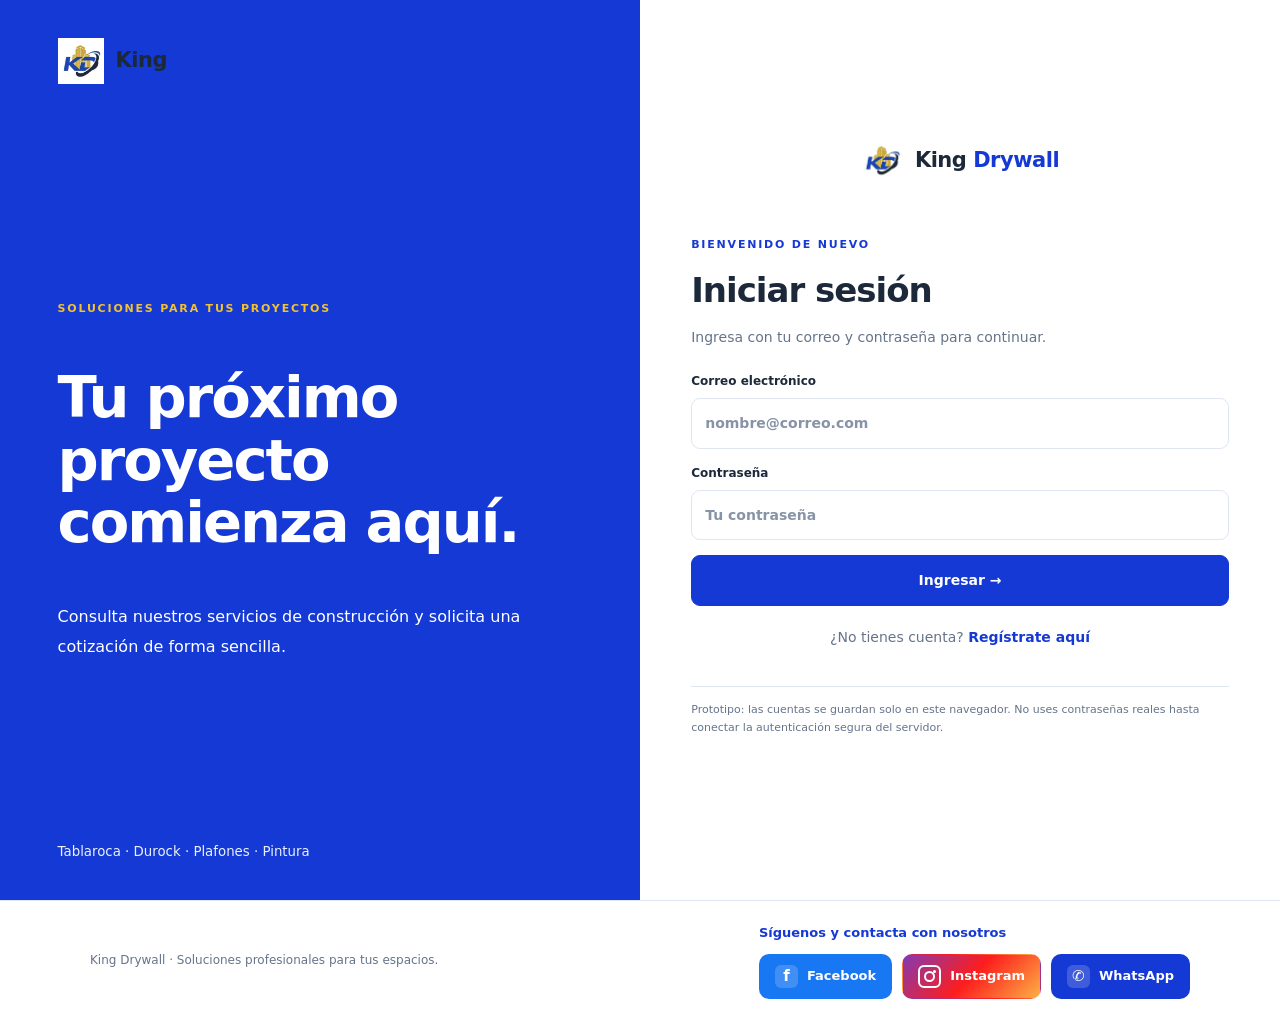
<file: index.html>
<!doctype html>
<html lang="es">
<head>
    <meta charset="utf-8">
    <meta name="viewport" content="width=device-width, initial-scale=1">

    <meta name="theme-color" content="#1539D4">

    <title>King Drywall | Iniciar sesión</title>

    <link rel="manifest" href="manifest.webmanifest">
    <link rel="stylesheet" href="styles.css">

    <style>
        /* ========================================
           MARCA Y LOGOTIPO
        ======================================== */

        .brand {
            display: flex;
            align-items: center;
            gap: 12px;
        }

        .brand-logo {
            display: block;
            width: 46px;
            height: 46px;
            object-fit: contain;
            flex-shrink: 0;
        }

        .brand-name {
            color: #1C293B;
            font-size: 21px;
            font-weight: 600;
            letter-spacing: -0.5px;
        }

        .brand-name strong {
            color: #1539D4;
            font-weight: 800;
        }

        /* Logo del panel azul */
        .auth > aside > .brand {
            margin-bottom: 48px;
        }

        /* Logo del formulario blanco */
        .authbox > .brand.mobile {
            display: flex;
            align-items: center;
            justify-content: center;
            gap: 12px;
            margin-bottom: 48px;
        }

        .authbox > .brand.mobile .brand-logo {
            width: 42px;
            height: 42px;
        }

        /* Oculta el logo del panel azul en pantallas pequeñas.
           El logo del formulario blanco permanece visible. */
        @media (max-width: 768px) {
            .auth > aside > .brand {
                display: none;
            }

            .authbox > .brand.mobile {
                display: flex;
            }
        }
    </style>
</head>

<body>
    <div id="auth" class="auth">

        <!-- ========================================
             PANEL IZQUIERDO AZUL
        ======================================== -->

        <aside>
            <div class="brand">
                <img
                    src="assets/logo.jpeg"
                    alt="Logo de King Drywall"
                    class="brand-logo"
                >

                <span class="brand-name">
                    King <strong>Drywall</strong>
                </span>
            </div>

            <div class="pitch">
                <small>SOLUCIONES PARA TUS PROYECTOS</small>

                <h1>Tu próximo proyecto comienza aquí.</h1>

                <p>
                    Consulta nuestros servicios de construcción
                    y solicita una cotización de forma sencilla.
                </p>
            </div>

            <small>
                Tablaroca · Durock · Plafones · Pintura
            </small>
        </aside>


        <!-- ========================================
             PANEL DERECHO: AUTENTICACIÓN
        ======================================== -->

        <section class="authbox">

            <!-- Logo del formulario -->
            <div class="brand mobile">
                <img
                    src="assets/logo.jpeg"
                    alt="Logo de King Drywall"
                    class="brand-logo"
                >

                <span class="brand-name">
                    King <strong>Drywall</strong>
                </span>
            </div>


            <!-- ========================================
                 INICIAR SESIÓN
            ======================================== -->

            <div id="login">
                <small>BIENVENIDO DE NUEVO</small>

                <h2>Iniciar sesión</h2>

                <p>
                    Ingresa con tu correo y contraseña
                    para continuar.
                </p>

                <form id="loginForm">
                    <label>
                        Correo electrónico

                        <input
                            name="email"
                            type="email"
                            required
                            autocomplete="email"
                            placeholder="nombre@correo.com"
                        >
                    </label>

                    <label>
                        Contraseña

                        <input
                            name="pass"
                            type="password"
                            required
                            minlength="8"
                            autocomplete="current-password"
                            placeholder="Tu contraseña"
                        >
                    </label>

                    <button type="submit">
                        Ingresar →
                    </button>

                    <div
                        class="msg"
                        id="loginMsg"
                        role="status"
                        aria-live="polite"
                    ></div>
                </form>

                <p class="switch">
                    ¿No tienes cuenta?
                    <a href="#" id="toRegister">
                        Regístrate aquí
                    </a>
                </p>
            </div>


            <!-- ========================================
                 REGISTRO
            ======================================== -->

            <div id="register" hidden>
                <small>CREA TU CUENTA</small>

                <h2>Regístrate</h2>

                <p>
                    Crea una cuenta para gestionar
                    tus solicitudes.
                </p>

                <form id="registerForm">
                    <label>
                        Nombre completo

                        <input
                            name="name"
                            required
                            minlength="2"
                            maxlength="100"
                            autocomplete="name"
                            placeholder="Tu nombre"
                        >
                    </label>

                    <label>
                        Correo electrónico

                        <input
                            name="email"
                            type="email"
                            required
                            maxlength="150"
                            autocomplete="email"
                            placeholder="nombre@correo.com"
                        >
                    </label>

                    <label>
                        Teléfono (opcional)

                        <input
                            name="phone"
                            type="tel"
                            maxlength="25"
                            autocomplete="tel"
                            placeholder="Tu teléfono"
                        >
                    </label>

                    <label>
                        Contraseña

                        <input
                            name="pass"
                            type="password"
                            required
                            minlength="8"
                            autocomplete="new-password"
                            placeholder="Mínimo 8 caracteres"
                        >
                    </label>

                    <label>
                        Confirmar contraseña

                        <input
                            name="confirm"
                            type="password"
                            required
                            minlength="8"
                            autocomplete="new-password"
                            placeholder="Repite la contraseña"
                        >
                    </label>

                    <button type="submit">
                        Crear cuenta →
                    </button>

                    <div
                        class="msg"
                        id="registerMsg"
                        role="status"
                        aria-live="polite"
                    ></div>
                </form>

                <p class="switch">
                    ¿Ya tienes cuenta?
                    <a href="#" id="toLogin">
                        Inicia sesión
                    </a>
                </p>
            </div>


            <!-- ========================================
                 AVISO DEL PROTOTIPO
            ======================================== -->

            <p class="notice">
                Prototipo: las cuentas se guardan solo en
                este navegador. No uses contraseñas reales
                hasta conectar la autenticación segura
                del servidor.
            </p>

        </section>
    </div>

    <!-- Lógica de inicio de sesión y registro -->
    <script src="app.js"></script>
</body>
</html>
</file>
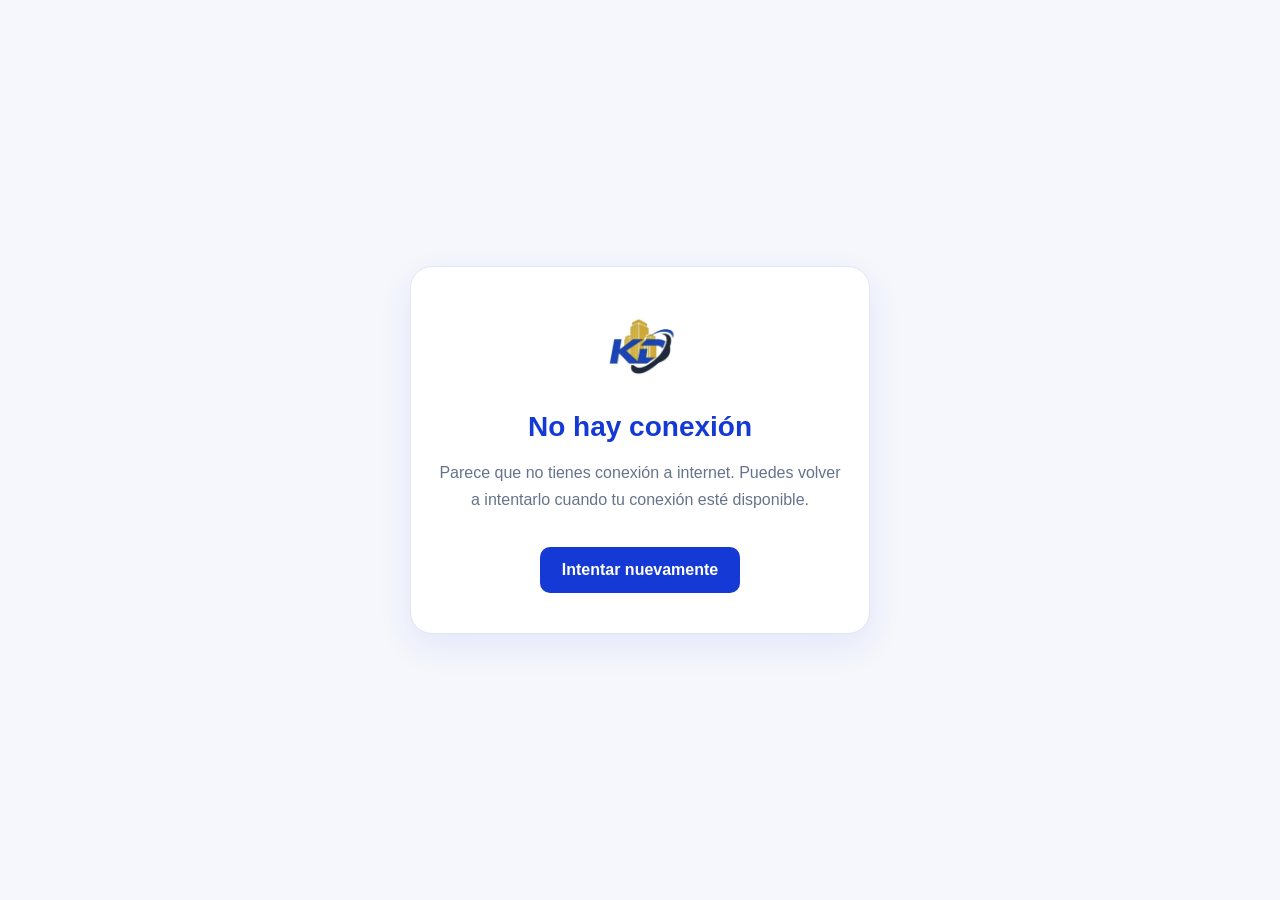
<file: offline.html>
<!doctype html>
<html lang="es">
<head>
    <meta charset="utf-8">
    <meta name="viewport" content="width=device-width, initial-scale=1">
    <meta name="theme-color" content="#1539D4">

    <title>Sin conexión | King Drywall</title>

    <style>
        * {
            box-sizing: border-box;
        }

        body {
            min-height: 100vh;
            margin: 0;
            padding: 24px;
            display: flex;
            align-items: center;
            justify-content: center;
            background: #F5F7FC;
            color: #1C293B;
            font-family: Arial, sans-serif;
            text-align: center;
        }

        .offline-card {
            width: 100%;
            max-width: 460px;
            padding: 40px 28px;
            border: 1px solid #DFE6F2;
            border-radius: 22px;
            background: #FFFFFF;
            box-shadow: 0 12px 35px rgba(21, 57, 212, 0.08);
        }

        .offline-logo {
            width: 80px;
            height: 80px;
            object-fit: contain;
            margin-bottom: 20px;
        }

        h1 {
            margin: 0 0 16px;
            color: #1539D4;
            font-size: 28px;
        }

        p {
            color: #65748B;
            line-height: 1.7;
        }

        .offline-button {
            display: inline-block;
            margin-top: 18px;
            padding: 14px 22px;
            border-radius: 10px;
            background: #1539D4;
            color: #FFFFFF;
            font-weight: bold;
            text-decoration: none;
        }

        .offline-button:hover {
            background: #102EAE;
        }
    </style>
</head>

<body>
    <main class="offline-card">
        <img
            src="./assets/logo.jpeg"
            alt="Logo de King Drywall"
            class="offline-logo"
        >

        <h1>No hay conexión</h1>

        <p>
            Parece que no tienes conexión a internet.
            Puedes volver a intentarlo cuando tu conexión
            esté disponible.
        </p>

        <a
            class="offline-button"
            href="./index.html"
            onclick="location.reload(); return false;"
        >
            Intentar nuevamente
        </a>
    </main>
</body>
</html>
</file>
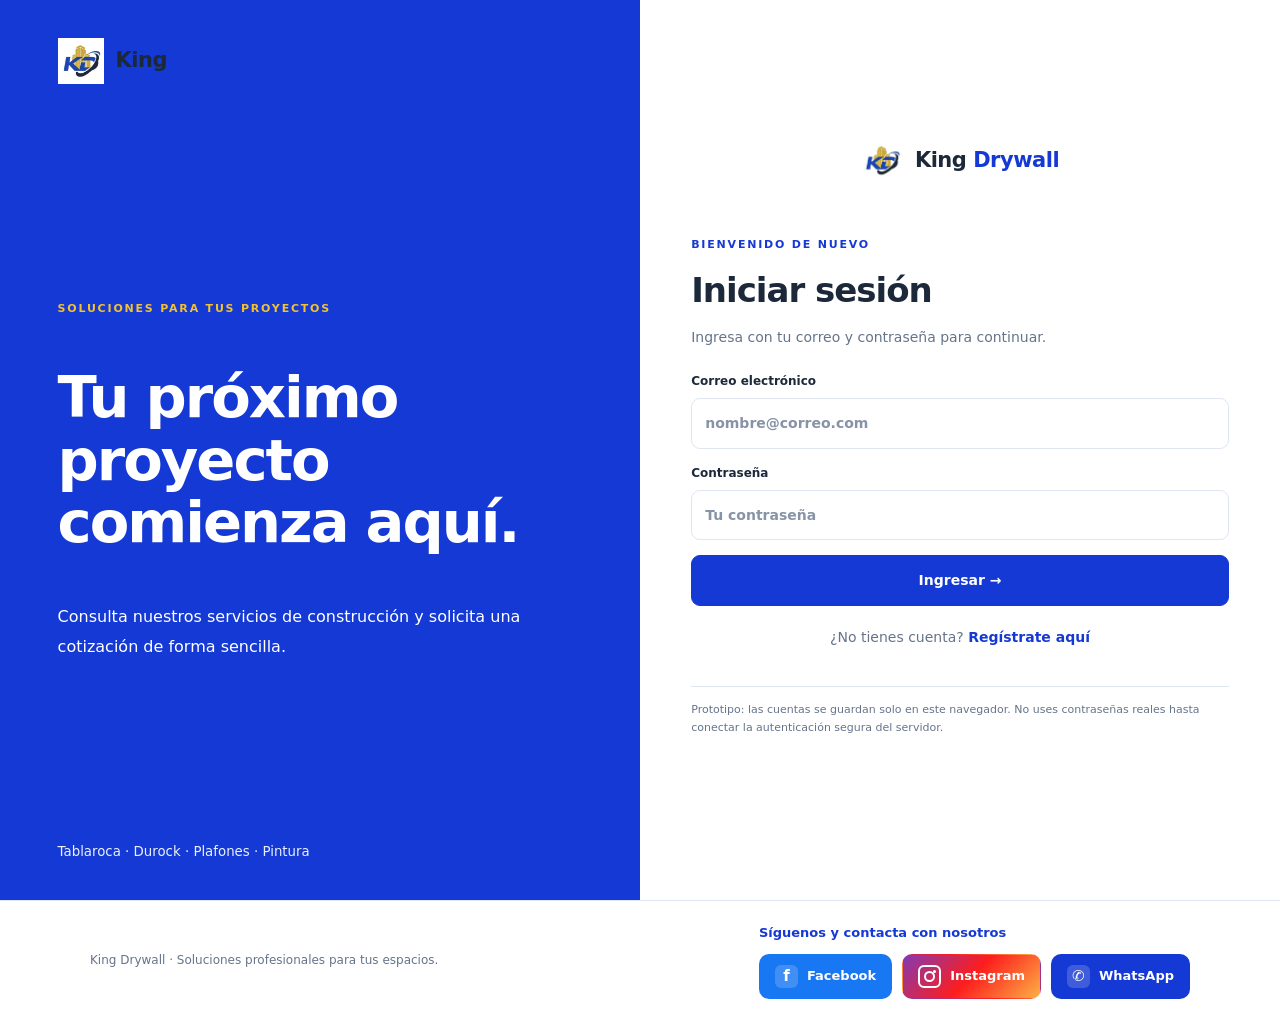
<file: pages/inicio.html>
<!DOCTYPE html>
<html lang="es">
<head>
    <meta charset="UTF-8">
    <meta name="viewport" content="width=device-width, initial-scale=1.0">
    <meta name="description" content="King Drywall Multiservicios. Soluciones profesionales en tablaroca, plafones, pintura y construcción.">
    <meta name="theme-color" content="#1539D4">
    <title>Inicio | King Drywall</title>

    <link rel="stylesheet" href="../styles.css">

    <style>
        /* CONTENEDOR GENERAL */
        .inicio-contenedor {
            width: min(1150px, 92%);
            margin: auto;
        }

        /* ENCABEZADO Y NAVEGACIÓN */
        header {
            position: sticky;
            top: 0;
            z-index: 1000;
            background: #FFFFFF;
            border-bottom: 1px solid #DFE6F2;
            box-shadow: 0 4px 18px rgba(21, 57, 212, 0.06);
        }

        .inicio-header-interior {
            width: min(1150px, 92%);
            min-height: 66px;
            margin: 0 auto;
            padding: 10px 0;
            display: flex;
            align-items: center;
            justify-content: space-between;
            gap: 16px;
            flex-wrap: nowrap;
            position: relative;
        }

        .inicio-marca {
            display: flex;
            align-items: center;
            gap: 10px;
            text-decoration: none;
            font-weight: 800;
            color: #1539D4;
            flex-shrink: 0;
        }

        .inicio-marca img {
            width: 45px;
            height: 45px;
            object-fit: contain;
        }

        nav.menu-principal {
            display: flex;
            align-items: center;
            gap: 16px;
            flex-wrap: wrap;
            font-size: 14px;
        }

        nav.menu-principal a {
            color: #65748B;
            text-decoration: none;
            padding: 8px 0;
        }

        nav.menu-principal a:hover {
            color: #1539D4;
        }

        .menu-toggle {
            display: none;
            align-items: center;
            justify-content: center;
            width: 44px;
            height: 44px;
            padding: 0;
            border: 1px solid #DFE6F2;
            border-radius: 10px;
            background: #FFFFFF;
            color: #1539D4;
            font-size: 25px;
            line-height: 1;
            cursor: pointer;
            flex-shrink: 0;
        }

        /* PORTADA */
        .inicio-hero {
            display: grid;
            grid-template-columns: 1fr 1fr;
            align-items: center;
            gap: 40px;
            padding: 65px 0;
        }

        .inicio-etiqueta {
            color: #1539D4;
            font-weight: 800;
            text-transform: uppercase;
            letter-spacing: 1.5px;
            font-size: 13px;
        }

        .inicio-hero h1 {
            font-size: clamp(35px, 5vw, 58px);
            line-height: 1.08;
            margin: 15px 0;
            color: #172033;
        }

        .inicio-hero p {
            color: #606B7D;
            line-height: 1.8;
            font-size: 16px;
        }

        .inicio-botones {
            display: flex;
            flex-wrap: wrap;
            gap: 12px;
            margin-top: 25px;
        }

        .inicio-boton {
            display: inline-block;
            padding: 13px 20px;
            border-radius: 8px;
            text-decoration: none;
            font-weight: 700;
            transition: 0.2s;
        }

        .inicio-boton-principal {
            background: #1539D4;
            color: white;
        }

        .inicio-boton-principal:hover {
            background: #102EAE;
        }

        .inicio-boton-secundario {
            border: 1px solid #1539D4;
            color: #1539D4;
            background: white;
        }

        .inicio-hero-foto {
            height: 420px;
            border-radius: 18px;
            overflow: hidden;
            background: #EAF0FF;
        }

        .inicio-hero-foto img {
            width: 100%;
            height: 100%;
            display: block;
            object-fit: cover;
            object-position: center;
        }

        /* SECCIONES */
        .inicio-seccion {
            padding: 55px 0;
        }

        .inicio-encabezado {
            text-align: center;
            max-width: 700px;
            margin: 0 auto 30px;
        }

        .inicio-encabezado h2 {
            color: #172033;
            font-size: clamp(27px, 4vw, 38px);
            margin-bottom: 12px;
        }

        .inicio-encabezado p {
            color: #687386;
            line-height: 1.7;
        }

        /* TARJETAS */
        .inicio-grid {
            display: grid;
            grid-template-columns: repeat(3, minmax(0, 1fr));
            gap: 22px;
        }

        .inicio-tarjeta {
            overflow: hidden;
            background: white;
            border: 1px solid #E2E8F0;
            border-radius: 14px;
            box-shadow: 0 6px 20px rgba(20, 40, 90, 0.06);
        }

        .inicio-tarjeta-foto {
            height: 220px;
            background: #EAF0FF;
        }

        .inicio-tarjeta-foto img {
            display: block;
            width: 100%;
            height: 100%;
            object-fit: cover;
        }

        .inicio-tarjeta-contenido {
            padding: 20px;
        }

        .inicio-tarjeta h3 {
            margin-top: 0;
            color: #172033;
        }

        .inicio-tarjeta p {
            color: #687386;
            line-height: 1.7;
        }

        .inicio-tarjeta-contenido > a {
            color: #1539D4;
            font-weight: 700;
            text-decoration: none;
        }

        .inicio-tarjeta-contenido > a:hover {
            text-decoration: underline;
        }

        .inicio-servicios {
            background: #EAF0FF;
        }

        /* LLAMADA A LA ACCIÓN */
        .inicio-cta {
            margin: 40px auto 60px;
            padding: 40px;
            border-radius: 18px;
            background: #1539D4;
            color: white;
            display: flex;
            justify-content: space-between;
            align-items: center;
            gap: 25px;
        }

        .inicio-cta h2 {
            margin-top: 0;
        }

        .inicio-cta p {
            line-height: 1.7;
        }

        .inicio-cta .inicio-boton {
            background: #F2C230;
            color: #172033;
            white-space: nowrap;
        }

        /* TABLETAS Y MÓVILES */
        @media (max-width: 760px) {
            .inicio-hero {
                grid-template-columns: 1fr;
                padding: 35px 0;
                gap: 25px;
            }

            .inicio-hero-foto {
                height: 280px;
            }

            .inicio-grid {
                grid-template-columns: 1fr;
            }

            .inicio-tarjeta-foto {
                height: 240px;
            }

            .inicio-cta {
                flex-direction: column;
                align-items: flex-start;
                padding: 28px;
            }
        }

        /* MENÚ PARA CELULARES */
        @media (max-width: 600px) {
            .inicio-header-interior {
                width: 92%;
                padding: 10px 0;
            }

            .inicio-marca img {
                width: 42px;
                height: 42px;
            }

            .menu-toggle {
                display: inline-flex;
            }

            nav.menu-principal {
                display: none !important;
                position: absolute;
                top: 100%;
                left: -4.35%;
                right: -4.35%;
                width: 108.7%;
                max-height: calc(100dvh - 75px);
                overflow-y: auto;
                flex-direction: column;
                align-items: stretch;
                flex-wrap: nowrap;
                gap: 0;
                padding: 8px 18px 16px;
                background: #FFFFFF;
                border-bottom: 1px solid #DFE6F2;
                box-shadow: 0 12px 20px rgba(21, 57, 212, 0.12);
                font-size: 15px;
            }

            nav.menu-principal.open {
                display: flex !important;
            }

            nav.menu-principal a {
                display: block;
                width: 100%;
                padding: 13px 10px;
                border-bottom: 1px solid #EEF1F7;
                color: #65748B;
            }

            nav.menu-principal a:last-child {
                border-bottom: 0;
            }

            .inicio-botones {
                flex-direction: column;
            }

            .inicio-botones .inicio-boton {
                text-align: center;
            }

            .inicio-cta .inicio-boton {
                white-space: normal;
                text-align: center;
                width: 100%;
            }
        }
    </style>
</head>

<body>

    <!-- NAVEGACIÓN PRINCIPAL -->
    <header>
        <div class="inicio-header-interior">

            <a href="inicio.html" class="inicio-marca">
                <img src="../assets/logo.jpeg" alt="Logo de King Drywall">
                <span>King Drywall</span>
            </a>

            <button
                class="menu-toggle"
                id="menuToggle"
                type="button"
                aria-label="Abrir menú de navegación"
                aria-controls="menuPrincipal"
                aria-expanded="false"
            >☰</button>

            <nav
                class="menu-principal"
                id="menuPrincipal"
                aria-label="Navegación principal"
            >
                <a href="inicio.html">Inicio</a>
                <a href="nosotros.html">Nosotros</a>
                <a href="servicios.html">Servicios</a>
                <a href="cotizar.html">Cotizar</a>
                <a href="solicitudes.html">Mis solicitudes</a>
                <a href="../index.html">Salir</a>
            </nav>

        </div>
    </header>

    <main>

        <!-- SECCIÓN 1: PORTADA -->
        <section class="inicio-contenedor inicio-hero">

            <div>
                <span class="inicio-etiqueta">
                    King Drywall Multiservicios
                </span>

                <h1>Construimos espacios que inspiran.</h1>

                <p>
                    Soluciones profesionales en tablaroca, plafones, pintura
                    y acabados. Trabajamos para convertir tus ideas en espacios
                    funcionales, modernos y de calidad.
                </p>

                <div class="inicio-botones">
                    <a
                        href="cotizar.html"
                        class="inicio-boton inicio-boton-principal"
                    >
                        Solicitar cotización
                    </a>

                    <a
                        href="servicios.html"
                        class="inicio-boton inicio-boton-secundario"
                    >
                        Ver servicios
                    </a>
                </div>
            </div>

            <div class="inicio-hero-foto">
                <img
                    src="../assets/Camioneta.jpeg"
                    alt="Proyecto de construcción de King Drywall"
                >
            </div>

        </section>

        <!-- SECCIÓN 2: NUESTROS TRABAJOS -->
        <section class="inicio-seccion">
            <div class="inicio-contenedor">

                <div class="inicio-encabezado">
                    <span class="inicio-etiqueta">Nuestro trabajo</span>
                    <h2>Proyectos que hablan por nosotros</h2>
                    <p>
                        Conoce algunos de los trabajos y soluciones que
                        podemos ofrecer para tu hogar, negocio o proyecto.
                    </p>
                </div>

                <div class="inicio-grid">

                    <article class="inicio-tarjeta">
                        <div class="inicio-tarjeta-foto">
                            <img
                                src="../assets/obra2.jpeg"
                                alt="Proyecto de construcción número uno"
                                loading="lazy"
                            >
                        </div>

                        <div class="inicio-tarjeta-contenido">
                            <h3>Trabajos de construcción</h3>
                            <p>
                                Soluciones adaptadas a las características
                                y necesidades de cada espacio.
                            </p>
                        </div>
                    </article>

                    <article class="inicio-tarjeta">
                        <div class="inicio-tarjeta-foto">
                            <img
                                src="../assets/obra3.jpeg"
                                alt="Proyecto de construcción número dos"
                                loading="lazy"
                            >
                        </div>

                        <div class="inicio-tarjeta-contenido">
                            <h3>Instalación y acabados</h3>
                            <p>
                                Cuidamos los detalles para lograr resultados
                                funcionales y una buena presentación.
                            </p>
                        </div>
                    </article>

                    <article class="inicio-tarjeta">
                        <div class="inicio-tarjeta-foto">
                            <img
                                src="../assets/obra4.jpeg"
                                alt="Proyecto de construcción número tres"
                                loading="lazy"
                            >
                        </div>

                        <div class="inicio-tarjeta-contenido">
                            <h3>Soluciones para tus espacios</h3>
                            <p>
                                Propuestas para renovar, mejorar y aprovechar
                                cada área de tu proyecto.
                            </p>
                        </div>
                    </article>

                </div>
            </div>
        </section>

        <!-- SECCIÓN 3: SERVICIOS DESTACADOS -->
        <section class="inicio-seccion inicio-servicios">
            <div class="inicio-contenedor">

                <div class="inicio-encabezado">
                    <span class="inicio-etiqueta">Lo que hacemos</span>
                    <h2>Servicios para tu proyecto</h2>
                    <p>
                        Conoce algunas de las soluciones que ponemos
                        a tu disposición.
                    </p>
                </div>

                <div class="inicio-grid">

                    <article class="inicio-tarjeta">
                        <div class="inicio-tarjeta-foto">
                            <img
                                src="../assets/pintura.jpeg"
                                alt="Trabajo de pintura"
                                loading="lazy"
                            >
                        </div>

                        <div class="inicio-tarjeta-contenido">
                            <h3>Pintura y acabados</h3>
                            <p>
                                Acabados para renovar y mejorar la apariencia
                                de interiores y otros espacios.
                            </p>
                            <a href="servicios.html">Conocer servicio →</a>
                        </div>
                    </article>

                    <article class="inicio-tarjeta">
                        <div class="inicio-tarjeta-foto">
                            <img
                                src="../assets/plafon.jpeg"
                                alt="Trabajo de instalación de plafón"
                                loading="lazy"
                            >
                        </div>

                        <div class="inicio-tarjeta-contenido">
                            <h3>Plafones</h3>
                            <p>
                                Soluciones para techos y espacios interiores
                                de acuerdo con las necesidades del proyecto.
                            </p>
                            <a href="servicios.html">Conocer servicio →</a>
                        </div>
                    </article>

                    <article class="inicio-tarjeta">
                        <div class="inicio-tarjeta-foto">
                            <img
                                src="../assets/obra1.jpeg"
                                alt="Trabajo de instalación y construcción"
                                loading="lazy"
                            >
                        </div>

                        <div class="inicio-tarjeta-contenido">
                            <h3>Tablaroca y construcción</h3>
                            <p>
                                Alternativas para crear divisiones y adaptar
                                espacios a diferentes necesidades.
                            </p>
                            <a href="servicios.html">Conocer servicio →</a>
                        </div>
                    </article>

                </div>
            </div>
        </section>

        <!-- SECCIÓN 4: LLAMADA A LA ACCIÓN -->
        <section class="inicio-contenedor">
            <div class="inicio-cta">

                <div>
                    <h2>¿Tienes un proyecto en mente?</h2>
                    <p>
                        Cuéntanos qué necesitas y solicita una cotización
                        para comenzar a planear tu proyecto.
                    </p>
                </div>

                <a href="cotizar.html" class="inicio-boton">
                    Cotizar mi proyecto →
                </a>

            </div>
        </section>

    </main>

    <!-- PIE DE PÁGINA -->
    <footer style="background:#102EAE;color:white;padding:25px 0;">
        <div
            class="inicio-contenedor"
            style="display:flex;justify-content:space-between;align-items:center;gap:15px;flex-wrap:wrap;"
        >
            <p style="margin:0;">© King Drywall Multiservicios</p>
            <a href="cotizar.html" style="color:#F2C230;">
                Solicita tu cotización
            </a>
        </div>
    </footer>

    <!-- JAVASCRIPT GENERAL DEL PROYECTO -->
    <script src="../app-page.js"></script>

    <!-- CONTROL DEL MENÚ MÓVIL -->
    <script>
        (() => {
            const menuButton = document.getElementById("menuToggle");
            const menu = document.getElementById("menuPrincipal");

            if (!menuButton || !menu) return;

            function closeMenu() {
                menu.classList.remove("open");

                menuButton.setAttribute(
                    "aria-expanded",
                    "false"
                );

                menuButton.setAttribute(
                    "aria-label",
                    "Abrir menú de navegación"
                );

                menuButton.textContent = "☰";
            }

            function openMenu() {
                menu.classList.add("open");

                menuButton.setAttribute(
                    "aria-expanded",
                    "true"
                );

                menuButton.setAttribute(
                    "aria-label",
                    "Cerrar menú de navegación"
                );

                menuButton.textContent = "✕";
            }

            menuButton.addEventListener("click", (event) => {
                event.stopPropagation();

                if (menu.classList.contains("open")) {
                    closeMenu();
                } else {
                    openMenu();
                }
            });

            menu.querySelectorAll("a").forEach((link) => {
                link.addEventListener("click", () => {
                    closeMenu();
                });
            });

            document.addEventListener("click", (event) => {
                if (
                    !menu.contains(event.target) &&
                    !menuButton.contains(event.target)
                ) {
                    closeMenu();
                }
            });

            document.addEventListener("keydown", (event) => {
                if (event.key === "Escape") {
                    closeMenu();
                }
            });

            window.addEventListener("resize", () => {
                if (window.innerWidth > 600) {
                    closeMenu();
                }
            });

            /* El menú siempre inicia cerrado */
            closeMenu();
        })();
    </script>

</body>
</html>
</file>
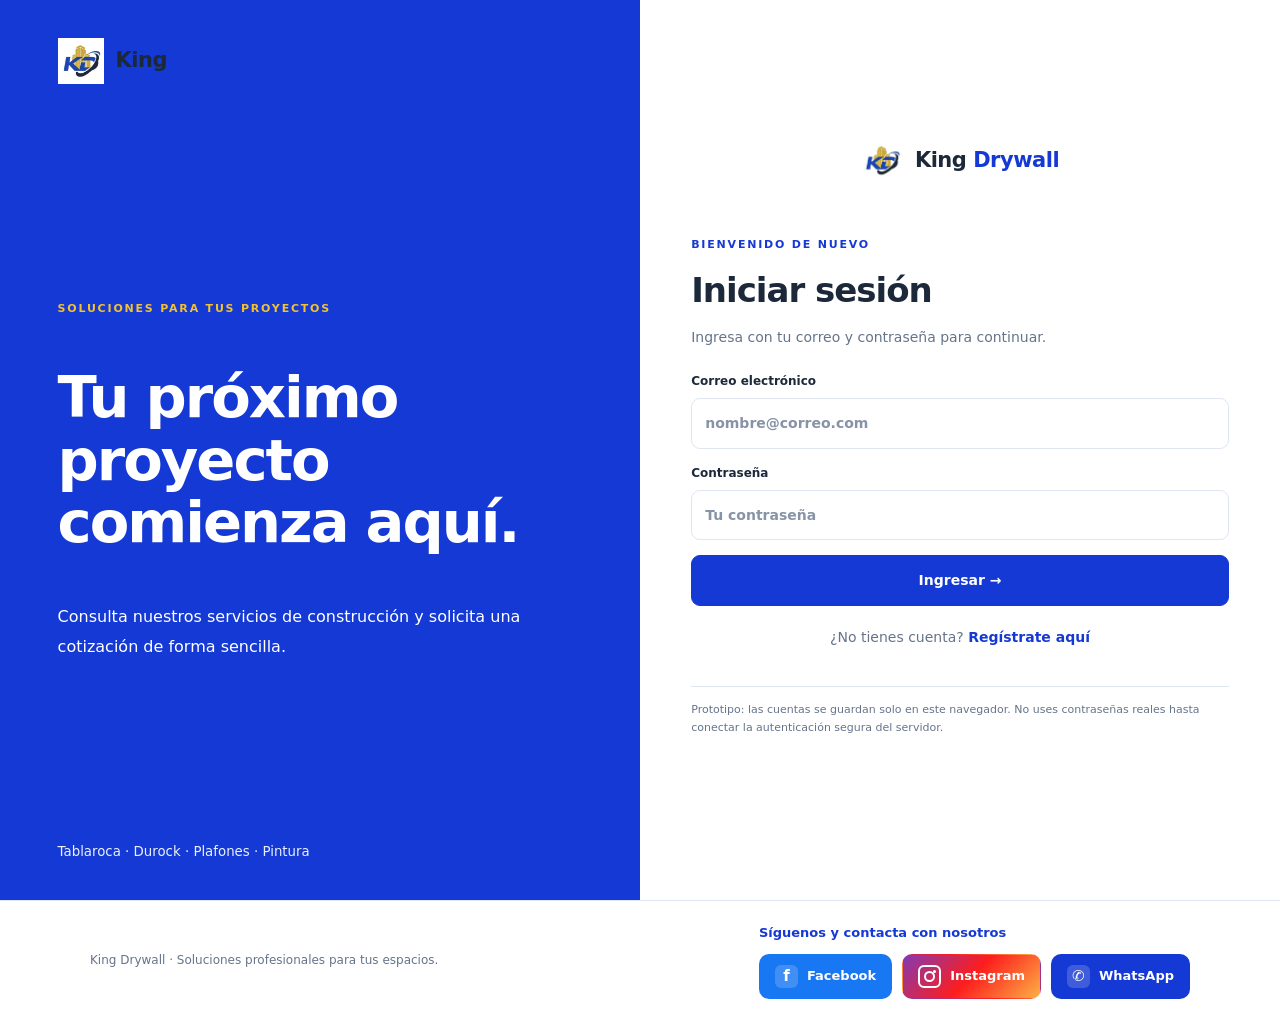
<file: pages/nosotros.html>
<!DOCTYPE html>
<html lang="es">
<head>
    <meta charset="utf-8">
    <meta name="viewport" content="width=device-width, initial-scale=1">
    <meta name="theme-color" content="#1539D4">

    <title>King Drywall | Nosotros</title>

    <meta
        name="description"
        content="Conoce King Drywall, nuestros servicios de tablaroca, Durock, plafones, pintura y acabados en San Luis Potosí."
    >

    <link rel="manifest" href="../manifest.webmanifest">
    <link rel="stylesheet" href="../styles.css">

    <style>
        :root {
            --kd-blue: #1539D4;
            --kd-blue-dark: #102EAE;
            --kd-blue-light: #EAF0FF;
            --kd-yellow: #F2C230;
            --kd-yellow-light: #FFF6D9;
            --kd-background: #F5F7FC;
            --kd-text: #1C293B;
            --kd-text-muted: #65748B;
            --kd-border: #DFE6F2;
        }

        /* HERO */

        .about-hero {
            padding: 75px 24px;
            background: linear-gradient(
                135deg,
                #EAF0FF,
                #F5F7FC
            );
        }

        .about-hero-inner {
            display: grid;
            grid-template-columns: 1fr 0.9fr;
            align-items: center;
            gap: 55px;
            width: min(1200px, 100%);
            margin: 0 auto;
        }

        .eyebrow {
            display: inline-block;
            margin-bottom: 14px;
            color: var(--kd-blue);
            font-size: 12px;
            font-weight: 800;
            letter-spacing: 2px;
        }

        .about-hero h1 {
            margin: 0 0 22px;
            color: var(--kd-text);
            font-size: clamp(35px, 5vw, 56px);
            line-height: 1.08;
        }

        .about-hero h1 span {
            color: var(--kd-blue);
        }

        .about-hero p {
            max-width: 620px;
            color: var(--kd-text-muted);
            font-size: 16px;
            line-height: 1.9;
        }

        .about-hero-image {
            position: relative;
            min-height: 380px;
            overflow: hidden;
            border-radius: 22px;
            background: var(--kd-blue-light);
            box-shadow: 0 20px 45px rgba(21, 57, 212, 0.12);
        }

        .about-hero-image img {
            position: absolute;
            inset: 0;
            width: 100%;
            height: 100%;
            min-height: 380px;
            object-fit: cover;
        }

        .about-hero-image::after {
            content: "";
            position: absolute;
            inset: 0;
            background: linear-gradient(
                to top,
                rgba(16, 46, 174, 0.78),
                transparent 70%
            );
        }

        .about-image-caption {
            position: absolute;
            z-index: 1;
            right: 25px;
            bottom: 25px;
            left: 25px;
            color: #FFFFFF;
        }

        .about-image-caption strong {
            display: block;
            font-size: 27px;
            line-height: 1.2;
        }

        .about-image-caption span {
            display: block;
            margin-bottom: 8px;
            color: var(--kd-yellow);
            font-size: 12px;
            font-weight: 800;
            letter-spacing: 2px;
        }

        /* QUIÉNES SOMOS */

        .about-story {
            padding: 85px 24px;
            background: #FFFFFF;
        }

        .about-story-inner {
            display: grid;
            grid-template-columns: 0.8fr 1.2fr;
            align-items: start;
            gap: 60px;
            width: min(1150px, 100%);
            margin: 0 auto;
        }

        .about-story h2,
        .work-heading h2,
        .process-heading h2 {
            margin: 0 0 18px;
            color: var(--kd-text);
            font-size: clamp(30px, 4vw, 42px);
            line-height: 1.15;
        }

        .about-story p {
            margin-top: 0;
            color: var(--kd-text-muted);
            line-height: 1.9;
        }

        .about-story-note {
            padding: 28px;
            border-left: 4px solid var(--kd-yellow);
            border-radius: 0 15px 15px 0;
            background: var(--kd-blue-light);
        }

        .about-story-note strong {
            display: block;
            margin-bottom: 10px;
            color: var(--kd-blue);
            font-size: 19px;
        }

        .about-story-note p {
            margin: 0;
        }

        /* NUESTROS TRABAJOS */

        .work-section {
            padding: 85px 24px;
            background: var(--kd-background);
        }

        .work-inner {
            width: min(1200px, 100%);
            margin: 0 auto;
        }

        .work-heading {
            max-width: 720px;
            margin-bottom: 35px;
        }

        .work-heading p,
        .process-heading p {
            color: var(--kd-text-muted);
            line-height: 1.8;
        }

        .work-grid {
            display: grid;
            grid-template-columns: repeat(3, minmax(0, 1fr));
            gap: 23px;
        }

        .work-card {
            overflow: hidden;
            border: 1px solid var(--kd-border);
            border-radius: 18px;
            background: #FFFFFF;
            box-shadow: 0 8px 24px rgba(21, 57, 212, 0.05);
            transition: transform 0.2s ease;
        }

        .work-card:hover {
            transform: translateY(-4px);
        }

        .work-card img {
            display: block;
            width: 100%;
            height: 230px;
            object-fit: cover;
            background: var(--kd-blue-light);
        }

        .work-card-content {
            padding: 24px;
        }

        .work-card-content span {
            color: var(--kd-blue);
            font-size: 11px;
            font-weight: 800;
            letter-spacing: 1.5px;
        }

        .work-card h3 {
            margin: 10px 0;
            color: var(--kd-text);
            font-size: 21px;
        }

        .work-card p {
            margin: 0;
            color: var(--kd-text-muted);
            font-size: 14px;
            line-height: 1.8;
        }

        .photo-note {
            margin-top: 24px;
            color: var(--kd-text-muted);
            font-size: 12px;
            line-height: 1.7;
        }

        /* PROCESO DE TRABAJO */

        .process-section {
            padding: 85px 24px;
            background: #FFFFFF;
        }

        .process-inner {
            width: min(1200px, 100%);
            margin: 0 auto;
        }

        .process-heading {
            max-width: 720px;
            margin-bottom: 35px;
        }

        .process-grid {
            display: grid;
            grid-template-columns: repeat(3, minmax(0, 1fr));
            gap: 22px;
        }

        .process-card {
            padding: 27px;
            border: 1px solid var(--kd-border);
            border-radius: 17px;
            background: #FFFFFF;
            transition:
                border-color 0.2s ease,
                transform 0.2s ease;
        }

        .process-card:hover {
            border-color: var(--kd-blue);
            transform: translateY(-3px);
        }

        .process-number {
            display: flex;
            align-items: center;
            justify-content: center;
            width: 45px;
            height: 45px;
            margin-bottom: 20px;
            border-radius: 13px;
            background: var(--kd-blue-light);
            color: var(--kd-blue);
            font-size: 19px;
            font-weight: 800;
        }

        .process-card h3 {
            margin: 0 0 10px;
            color: var(--kd-text);
        }

        .process-card p {
            margin: 0;
            color: var(--kd-text-muted);
            font-size: 14px;
            line-height: 1.8;
        }

        /* LLAMADA A LA ACCIÓN */

        .about-contact {
            display: flex;
            align-items: center;
            justify-content: space-between;
            gap: 30px;
            padding: 55px max(24px, calc((100% - 1200px) / 2));
            background: var(--kd-blue);
            color: #FFFFFF;
        }

        .about-contact h2 {
            margin: 0 0 12px;
            color: #FFFFFF;
            font-size: clamp(25px, 3vw, 35px);
        }

        .about-contact p {
            max-width: 680px;
            margin: 0;
            color: #FFFFFF;
            line-height: 1.8;
        }

        .about-contact .btn {
            display: inline-flex;
            align-items: center;
            justify-content: center;
            flex-shrink: 0;
            padding: 14px 22px;
            border: 1px solid var(--kd-yellow);
            border-radius: 10px;
            background: var(--kd-yellow);
            color: var(--kd-blue-dark);
            font-weight: 800;
            text-decoration: none;
            white-space: nowrap;
            transition:
                background 0.2s ease,
                transform 0.2s ease;
        }

        .about-contact .btn:hover {
            background: var(--kd-yellow-light);
            transform: translateY(-2px);
        }

        /* RESPONSIVE: TABLET */

        @media (max-width: 850px) {
            .about-hero-inner,
            .about-story-inner {
                grid-template-columns: 1fr;
                gap: 35px;
            }

            .about-hero-image,
            .about-hero-image img {
                min-height: 320px;
            }

            .work-grid,
            .process-grid {
                grid-template-columns: repeat(2, minmax(0, 1fr));
            }
        }

        /* RESPONSIVE: CELULAR */

        @media (max-width: 580px) {
            .about-hero,
            .about-story,
            .work-section,
            .process-section {
                padding: 55px 18px;
            }

            .work-grid,
            .process-grid {
                grid-template-columns: 1fr;
            }

            .work-card img {
                height: 220px;
            }

            .about-contact {
                align-items: flex-start;
                flex-direction: column;
                padding: 42px 22px;
            }

            .about-contact .btn {
                width: 100%;
                white-space: normal;
            }
        }
    </style>
</head>

<body>
    <div id="app">

        <!-- ENCABEZADO Y NAVEGACIÓN -->

        <header>
            <a class="brand" href="inicio.html">
                <i>KD</i>
                King <b>Drywall</b>
            </a>

            <button
                class="hamb"
                id="hamb"
                type="button"
                aria-label="Abrir menú"
                aria-controls="nav"
                aria-expanded="false"
            >☰</button>

            <nav id="nav">
                <a href="inicio.html" data-page="inicio.html">Inicio</a>
                <a href="nosotros.html" data-page="nosotros.html">Nosotros</a>
                <a href="servicios.html" data-page="servicios.html">Servicios</a>
                <a href="cotizar.html" data-page="cotizar.html">Cotizar</a>
                <a href="solicitudes.html" data-page="solicitudes.html">Mis solicitudes</a>

                <span class="nav-user" id="userName"></span>

                <button id="logout" class="logout" type="button">
                    Cerrar sesión
                </button>
            </nav>
        </header>

        <main>

            <!-- HERO PRINCIPAL -->

            <section class="about-hero">
                <div class="about-hero-inner">

                    <div>
                        <span class="eyebrow">CONOCE KING DRYWALL</span>

                        <h1>
                            Construimos ideas.<br>
                            <span>Transformamos espacios.</span>
                        </h1>

                        <p>
                            Somos King Drywall, una empresa enfocada en
                            soluciones de construcción ligera y acabados
                            para espacios residenciales, comerciales e
                            industriales en San Luis Potosí.
                        </p>

                        <p>
                            Conoce nuestros servicios y descubre cómo
                            podemos ayudarte a definir las necesidades
                            de tu próximo proyecto.
                        </p>

                        <a class="btn" href="servicios.html">
                            Conocer servicios →
                        </a>

                        <a class="btn secondary" href="cotizar.html">
                            Solicitar cotización ↗
                        </a>
                    </div>

                    <div class="about-hero-image">

                        <!-- AQUÍ VA LA FOTO PRINCIPAL: otranaveindustrial.jpeg -->
                        <img
                            src="../assets/otranaveindustrial.jpeg"
                            alt="Proyecto de nave industrial"
                            loading="eager"
                        >

                        <div class="about-image-caption">
                            <span>NUESTRO ENFOQUE</span>
                            <strong>Soluciones para cada espacio.</strong>
                        </div>
                    </div>

                </div>
            </section>

            <!-- QUIÉNES SOMOS -->
            <!-- ESTA SECCIÓN SE CONSERVA SIN CAMBIOS -->

            <section class="about-story">
                <div class="about-story-inner">

                    <div>
                        <span class="eyebrow">QUIÉNES SOMOS</span>

                        <h2>Trabajamos para hacer realidad tus ideas.</h2>
                    </div>

                    <div>
                        <p>
                            En King Drywall entendemos que cada proyecto
                            tiene objetivos, medidas y necesidades
                            diferentes. Por eso, buscamos conocer lo que
                            cada cliente necesita antes de definir el
                            trabajo que se realizará.
                        </p>

                        <p>
                            Nos enfocamos en servicios de tablaroca,
                            Durock, plafones, pintura y acabados interiores,
                            con atención a las características de cada
                            espacio y a los detalles del proyecto.
                        </p>

                        <div class="about-story-note">
                            <strong>Nuestra manera de trabajar</strong>

                            <p>
                                Escuchar, planear y cuidar los detalles
                                son puntos importantes para orientar cada
                                proyecto hacia una solución funcional.
                            </p>
                        </div>
                    </div>

                </div>
            </section>

            <!-- NUESTROS TRABAJOS -->

            <section class="work-section">
                <div class="work-inner">

                    <div class="work-heading">
                        <span class="eyebrow">NUESTROS TRABAJOS</span>

                        <h2>Soluciones para diferentes espacios</h2>

                        <p>
                            Estos son algunos de los tipos de trabajo
                            que forman parte de nuestros servicios.
                            Cada proyecto se debe valorar de acuerdo con
                            sus características y necesidades.
                        </p>
                    </div>

                    <div class="work-grid">

                        <article class="work-card">

                            <!-- AQUÍ VA LA FOTO DE TABLAROCA: hojastablaroca.jpeg -->
                            <img
                                src="../assets/hojastablaroca.jpeg"
                                alt="Personal trabajando en una obra"
                                loading="lazy"
                            >

                            <div class="work-card-content">
                                <span>01 · MUROS Y DIVISIONES</span>
                                <h3>Tablaroca</h3>

                                <p>
                                    Soluciones para muros divisorios,
                                    revestimientos y distribución de
                                    espacios interiores mediante paneles
                                    de yeso.
                                </p>
                            </div>
                        </article>

                        <article class="work-card">

                            <!-- AQUÍ VA LA FOTO DE DUROCK: tablarocaporfuera.jpeg -->
                            <img
                                src="../assets/tablarocaporfuera.jpeg"
                                alt="Trabajo de construcción en una obra"
                                loading="lazy"
                            >

                            <div class="work-card-content">
                                <span>02 · PANELES DE CEMENTO</span>
                                <h3>Durock</h3>

                                <p>
                                    Alternativas con panel de cemento
                                    para aplicaciones donde se requiere
                                    este tipo de material.
                                </p>
                            </div>
                        </article>

                        <article class="work-card">

                            <!-- AQUÍ VA LA FOTO DE PLAFONES: plafon.jpeg -->
                            <img
                                src="../assets/plafon.jpeg"
                                alt="Interior con techo y acabados modernos"
                                loading="lazy"
                            >

                            <div class="work-card-content">
                                <span>03 · TECHOS INTERIORES</span>
                                <h3>Plafones</h3>

                                <p>
                                    Soluciones de plafones y techos
                                    interiores para complementar la
                                    distribución y el diseño del espacio.
                                </p>
                            </div>
                        </article>

                        <article class="work-card">

                            <!-- AQUÍ VA LA FOTO DE PINTURA: pintura.jpeg -->
                            <img
                                src="../assets/pintura.jpeg"
                                alt="Herramientas utilizadas para pintar"
                                loading="lazy"
                            >

                            <div class="work-card-content">
                                <span>04 · PINTURA</span>
                                <h3>Pintura y acabados</h3>

                                <p>
                                    Preparación de superficies y
                                    aplicación de pintura como parte
                                    del acabado de los espacios.
                                </p>
                            </div>
                        </article>

                        <article class="work-card">

                            <!-- AQUÍ VA LA FOTO DE ACABADOS INTERIORES: obra5.jpeg -->
                            <img
                                src="../assets/obra5.jpeg"
                                alt="Sala interior con acabados contemporáneos"
                                loading="lazy"
                            >

                            <div class="work-card-content">
                                <span>05 · ESPACIOS INTERIORES</span>
                                <h3>Acabados interiores</h3>

                                <p>
                                    Trabajos complementarios para
                                    lograr espacios funcionales y
                                    visualmente integrados.
                                </p>
                            </div>
                        </article>

                        <article class="work-card">

                            <!-- AQUÍ VA LA FOTO DE ESPACIOS COMERCIALES: obra6.jpeg -->
                            <img
                                src="../assets/obra6.jpeg"
                                alt="Edificio de uso comercial"
                                loading="lazy"
                            >

                            <div class="work-card-content">
                                <span>06 · PROYECTOS COMERCIALES</span>
                                <h3>Espacios comerciales</h3>

                                <p>
                                    Servicios que pueden adaptarse a
                                    oficinas, locales y otros espacios,
                                    según el alcance de cada obra.
                                </p>
                            </div>
                        </article>

                    </div>

                    <p class="photo-note">
                        Nota: las fotografías de esta página son
                        ilustrativas y no representan necesariamente
                        obras realizadas por King Drywall. Se pueden
                        sustituir por fotografías propias de la empresa.
                    </p>

                </div>
            </section>

            <!-- PASOS PARA COMENZAR -->

            <section class="process-section">
                <div class="process-inner">

                    <div class="process-heading">
                        <span class="eyebrow">CÓMO COMENZAR</span>

                        <h2>Tu proyecto, paso a paso</h2>

                        <p>
                            Puedes iniciar tu solicitud desde esta página
                            y compartir los detalles necesarios para
                            valorar el trabajo que necesitas.
                        </p>
                    </div>

                    <div class="process-grid">

                        <article class="process-card">
                            <div class="process-number">01</div>
                            <h3>Cuéntanos tu idea</h3>

                            <p>
                                Selecciona el servicio y describe el
                                proyecto que quieres realizar.
                            </p>
                        </article>

                        <article class="process-card">
                            <div class="process-number">02</div>
                            <h3>Comparte los detalles</h3>

                            <p>
                                Indica la ubicación, la superficie
                                aproximada y las características de la obra.
                            </p>
                        </article>

                        <article class="process-card">
                            <div class="process-number">03</div>
                            <h3>Registra tu solicitud</h3>

                            <p>
                                Guarda la solicitud y consulta su registro
                                desde la sección Mis solicitudes.
                            </p>
                        </article>

                    </div>

                </div>
            </section>

            <!-- CONTACTO Y COTIZACIÓN -->

            <section class="about-contact">
                <div>
                    <h2>¿Tienes un proyecto en mente?</h2>

                    <p>
                        Conoce nuestros servicios y comparte los detalles
                        de tu obra para iniciar una solicitud de cotización.
                    </p>
                </div>

                <a class="btn" href="cotizar.html">
                    Solicitar cotización →
                </a>
            </section>

        </main>

        <!-- PIE DE PÁGINA -->

        <footer>
            King Drywall · Soluciones profesionales para tus espacios.
            <br>
            San Luis Potosí, México.
        </footer>

    </div>

    <script src="../app-page.js"></script>
</body>
</html>
</file>
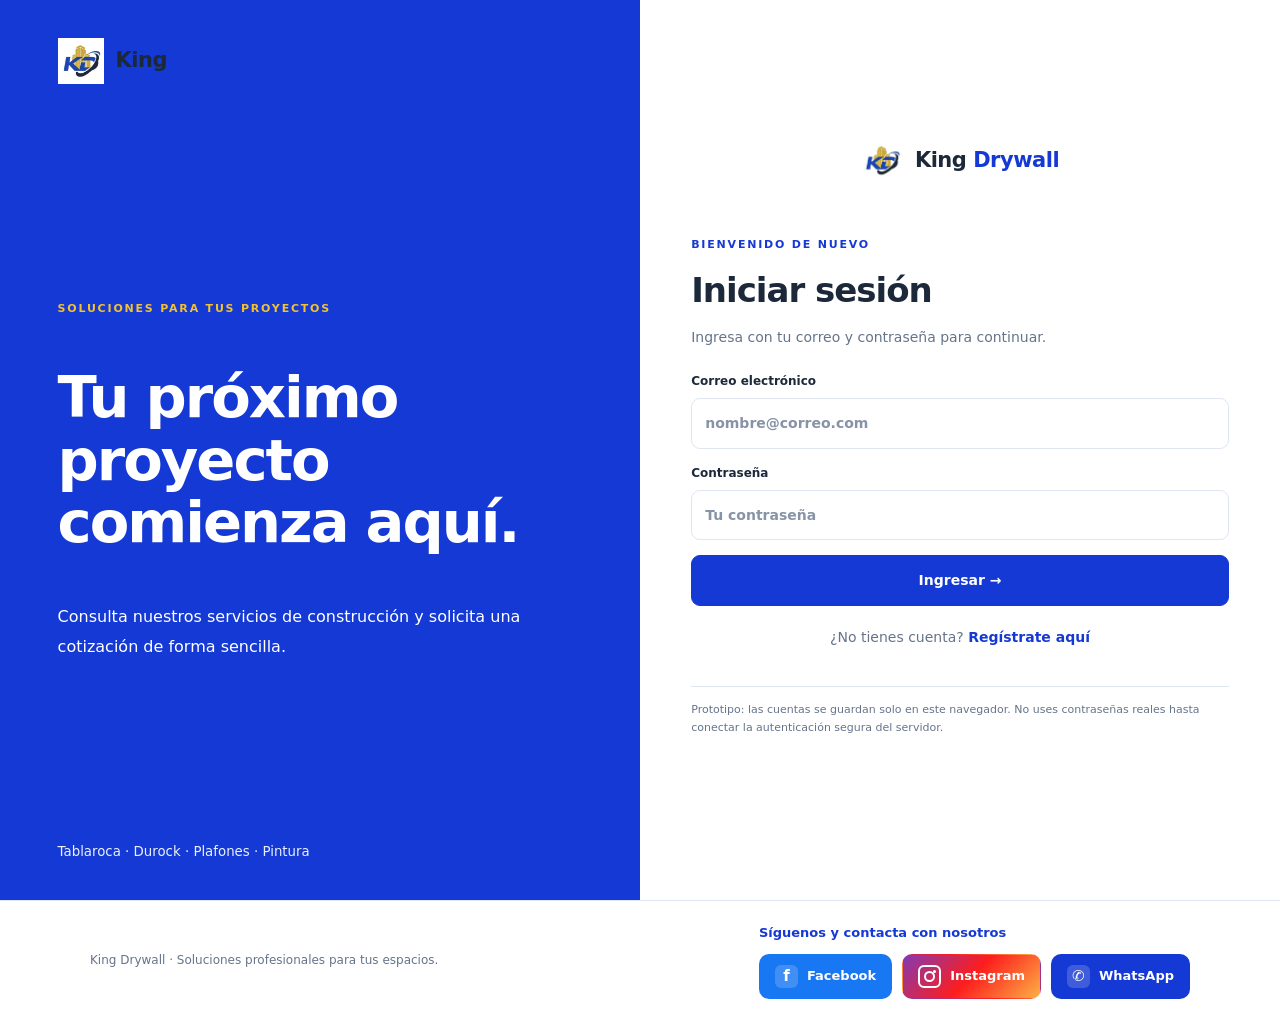
<file: pages/servicios.html>
<!doctype html>
<html lang="es">
<head>
    <meta charset="utf-8">
    <meta name="viewport" content="width=device-width, initial-scale=1">
    <meta name="theme-color" content="#1539D4">

    <title>King Drywall | Servicios</title>

    <meta
        name="description"
        content="Conoce los servicios de tablaroca, Durock, plafones y acabados de King Drywall."
    >

    <link rel="manifest" href="../manifest.webmanifest">
    <link rel="stylesheet" href="../styles.css">

    <style>
        /* PALETA UNIFICADA */
        .services-page {
            background: #F5F7FC;
        }

        .services-page .section {
            width: 100%;
            max-width: 1500px;
            margin: 0 auto;
            padding: 70px 6%;
        }

        .services-intro {
            max-width: 760px;
            margin-bottom: 36px;
        }

        .services-intro > small {
            color: #1539D4;
            font-size: 12px;
            font-weight: 900;
            letter-spacing: 2px;
        }

        .services-intro h1 {
            margin: 12px 0;
            color: #172D3D;
            font-size: clamp(32px, 4vw, 46px);
            line-height: 1.12;
        }

        .services-intro p {
            color: #667D8E;
            font-size: 16px;
            line-height: 1.8;
        }

        /* TARJETAS DE SERVICIOS */
        .services-grid {
            display: grid;
            grid-template-columns: repeat(3, minmax(0, 1fr));
            gap: 24px;
        }

        .services-grid .card {
            display: flex;
            min-width: 0;
            flex-direction: column;
            overflow: hidden;
            padding: 0;
            border: 1px solid #DFE6F2;
            border-radius: 17px;
            background: #FFFFFF;
            box-shadow: 0 7px 22px rgba(21, 57, 212, 0.05);
            transition:
                transform 0.2s ease,
                box-shadow 0.2s ease,
                border-color 0.2s ease;
        }

        .services-grid .card:hover {
            transform: translateY(-5px);
            border-color: #C7D2FA;
            box-shadow: 0 14px 30px rgba(21, 57, 212, 0.10);
        }

        .services-grid .art {
            display: block;
            width: 100%;
            height: 220px;
            padding: 0;
            overflow: hidden;
            background: #EAF0FF;
            color: #1539D4;
        }

        .service-image {
            display: block;
            width: 100%;
            height: 220px;
            object-fit: cover;
            background: #EAF0FF;
        }

        .services-grid .cardbody {
            display: flex;
            flex: 1;
            flex-direction: column;
            align-items: flex-start;
            gap: 12px;
            padding: 23px;
        }

        .services-grid .cardbody h3 {
            margin: 0;
            color: #172D3D;
            font-size: 22px;
            line-height: 1.3;
        }

        .services-grid .cardbody p {
            margin: 0;
            color: #667D8E;
            font-size: 14px;
            line-height: 1.75;
        }

        .services-grid .service-link {
            display: inline-flex;
            align-items: center;
            justify-content: center;
            gap: 8px;
            margin-top: auto;
            padding: 10px 0 0;
            border: 0;
            background: transparent;
            color: #1539D4;
            font-weight: 900;
            text-decoration: none;
        }

        .services-grid .service-link:hover {
            background: transparent;
            color: #102EAE;
            text-decoration: underline;
            box-shadow: none;
            transform: none;
        }

        /* INFORMACIÓN INFERIOR */
        .services-note {
            margin-top: 36px;
            padding: 26px;
            border: 1px solid #DFE6F2;
            border-left: 5px solid #F2C230;
            border-radius: 15px;
            background: #EAF0FF;
            color: #526B84;
        }

        .services-note strong {
            display: block;
            margin-bottom: 8px;
            color: #1539D4;
            font-size: 19px;
        }

        .services-note p {
            margin: 0 0 12px;
            line-height: 1.8;
        }

        .services-note .service-link {
            display: inline-flex;
            align-items: center;
            gap: 7px;
            color: #1539D4;
            font-weight: 900;
            text-decoration: none;
        }

        .services-note .service-link:hover {
            color: #102EAE;
            text-decoration: underline;
        }

        /* RESPONSIVE */
        @media (max-width: 950px) {
            .services-page .section {
                padding: 55px 24px;
            }

            .services-grid {
                grid-template-columns: repeat(2, minmax(0, 1fr));
            }
        }

        @media (max-width: 600px) {
            .services-page .section {
                padding: 40px 18px;
            }

            .services-grid {
                grid-template-columns: 1fr;
                gap: 18px;
            }

            .service-image,
            .services-grid .art {
                height: 230px;
            }

            .services-grid .cardbody {
                padding: 20px;
            }

            .services-note {
                padding: 21px;
            }
        }
    </style>
</head>

<body>
    <div id="app">

        <!-- ENCABEZADO Y NAVEGACIÓN -->
        <header>
            <a class="brand" href="inicio.html">
                <i>KD</i>
                King <b>Drywall</b>
            </a>

            <button
                class="hamb"
                id="hamb"
                type="button"
                aria-label="Abrir menú"
                aria-controls="nav"
                aria-expanded="false"
            >☰</button>

            <nav id="nav">
                <a href="inicio.html" data-page="inicio.html">Inicio</a>
                <a href="nosotros.html" data-page="nosotros.html">Nosotros</a>
                <a href="servicios.html" data-page="servicios.html">Servicios</a>
                <a href="cotizar.html" data-page="cotizar.html">Cotizar</a>
                <a href="solicitudes.html" data-page="solicitudes.html">Mis solicitudes</a>

                <span class="nav-user" id="userName"></span>

                <button id="logout" class="logout" type="button">
                    Cerrar sesión
                </button>
            </nav>
        </header>

        <!-- CONTENIDO -->
        <main class="services-page">
            <section class="section">

                <div class="services-intro">
                    <small>LO QUE HACEMOS</small>

                    <h1>Servicios para cada proyecto</h1>

                    <p>
                        Soluciones para proyectos residenciales,
                        comerciales e industriales. Selecciona el servicio
                        que necesitas y solicita una cotización.
                    </p>
                </div>

                <!-- app-page.js genera las tarjetas -->
                <div id="serviceGrid" class="grid services-grid"></div>

                <div class="services-note">
                    <strong>¿Tienes un proyecto en mente?</strong>

                    <p>
                        Cuéntanos qué necesitas. Envíanos los detalles
                        de tu obra mediante nuestro formulario de cotización.
                    </p>

                    <a class="service-link" href="cotizar.html">
                        Solicitar cotización →
                    </a>
                </div>

            </section>
        </main>

        <!-- PIE DE PÁGINA -->
        <footer>
            <div class="social-footer-content">
                <p class="social-footer-copy">
                    King Drywall · Soluciones profesionales para tus espacios.
                </p>

                <div class="social-footer-right">
                    <p class="social-footer-title">
                        Síguenos y contacta con nosotros
                    </p>

                    <div class="social-links">
                        <a
                            class="social-button social-facebook"
                            href="https://www.facebook.com/profile.php?id=61584960767380"
                            target="_blank"
                            rel="noopener noreferrer"
                            aria-label="Facebook de King Drywall"
                        >
                            <span class="social-icon" aria-hidden="true">f</span>
                            Facebook
                        </a>

                        <a
                            class="social-button social-instagram"
                            href="https://www.instagram.com/king_drywall_/"
                            target="_blank"
                            rel="noopener noreferrer"
                            aria-label="Instagram de King Drywall"
                        >
                            <span class="social-icon" aria-hidden="true"></span>
                            Instagram
                        </a>

                        <a
                            class="social-button social-whatsapp"
                            href="https://wa.me/525518166701"
                            target="_blank"
                            rel="noopener noreferrer"
                            aria-label="Contactar por WhatsApp"
                        >
                            <span class="social-icon" aria-hidden="true">↗</span>
                            WhatsApp
                        </a>
                    </div>
                </div>
            </div>
        </footer>

    </div>

    <script src="../app-page.js"></script>

    <script>
        /*
         * Agrega fotografías locales a las tarjetas generadas por app-page.js.
         * Si una imagen no carga, se oculta sin afectar la tarjeta.
         */

        document.addEventListener("DOMContentLoaded", () => {
            const images = {
                "Tablaroca": {
                    /* AQUÍ VA LA FOTO DE TABLAROCA: hojastablaroca.jpeg */
                    src: "../assets/hojastablaroca.jpeg",
                    alt: "Trabajo de tablaroca en una obra"
                },

                "Durock": {
                    /* AQUÍ VA LA FOTO DE DUROCK: tablarocaporfuera.jpeg */
                    src: "../assets/tablarocaporfuera.jpeg",
                    alt: "Trabajo de construcción en una obra"
                },

                "Plafones": {
                    /* AQUÍ VA LA FOTO DE PLAFONES: plafon.jpeg */
                    src: "../assets/plafones2.jpeg",
                    alt: "Interior con plafones y acabados"
                },

                "Pintura y acabados": {
                    /* AQUÍ VA LA FOTO DE PINTURA: pintura.jpeg */
                    src: "../assets/pintura.jpeg",
                    alt: "Trabajos de pintura y acabados"
                },

                "Acabados interiores": {
                    /* AQUÍ VA LA FOTO DE ACABADOS: acabados.jpeg */
                    src: "../assets/acabados.jpeg",
                    alt: "Acabados de espacios interiores"
                },

                "Proyectos industriales": {
                    /* AQUÍ VA LA FOTO DE PROYECTOS INDUSTRIALES: Ducati.jpeg */
                    src: "../assets/Ducati.jpeg",
                    alt: "Edificio comercial en construcción con trabajos de acabados"
                }
            };

            function addServiceImages() {
                document.querySelectorAll("#serviceGrid .card").forEach((card) => {
                    const title = card.querySelector("h3");
                    const art = card.querySelector(".art");

                    if (!title || !art) return;
                    if (card.querySelector(".service-image")) return;

                    const imageInfo = images[title.textContent.trim()];

                    if (!imageInfo) return;

                    const image = document.createElement("img");

                    image.className = "service-image";
                    image.src = imageInfo.src;
                    image.alt = imageInfo.alt;
                    image.loading = "lazy";

                    image.addEventListener("error", () => {
                        image.remove();
                    });

                    art.replaceWith(image);
                });
            }

            addServiceImages();

            /*
             * También permite procesar las tarjetas si app-page.js
             * las termina de insertar después de cargar el documento.
             */
            const grid = document.getElementById("serviceGrid");

            if (grid) {
                const observer = new MutationObserver(() => {
                    addServiceImages();
                });

                observer.observe(grid, {
                    childList: true,
                    subtree: true
                });
            }
        });
    </script>
</body>
</html>
</file>
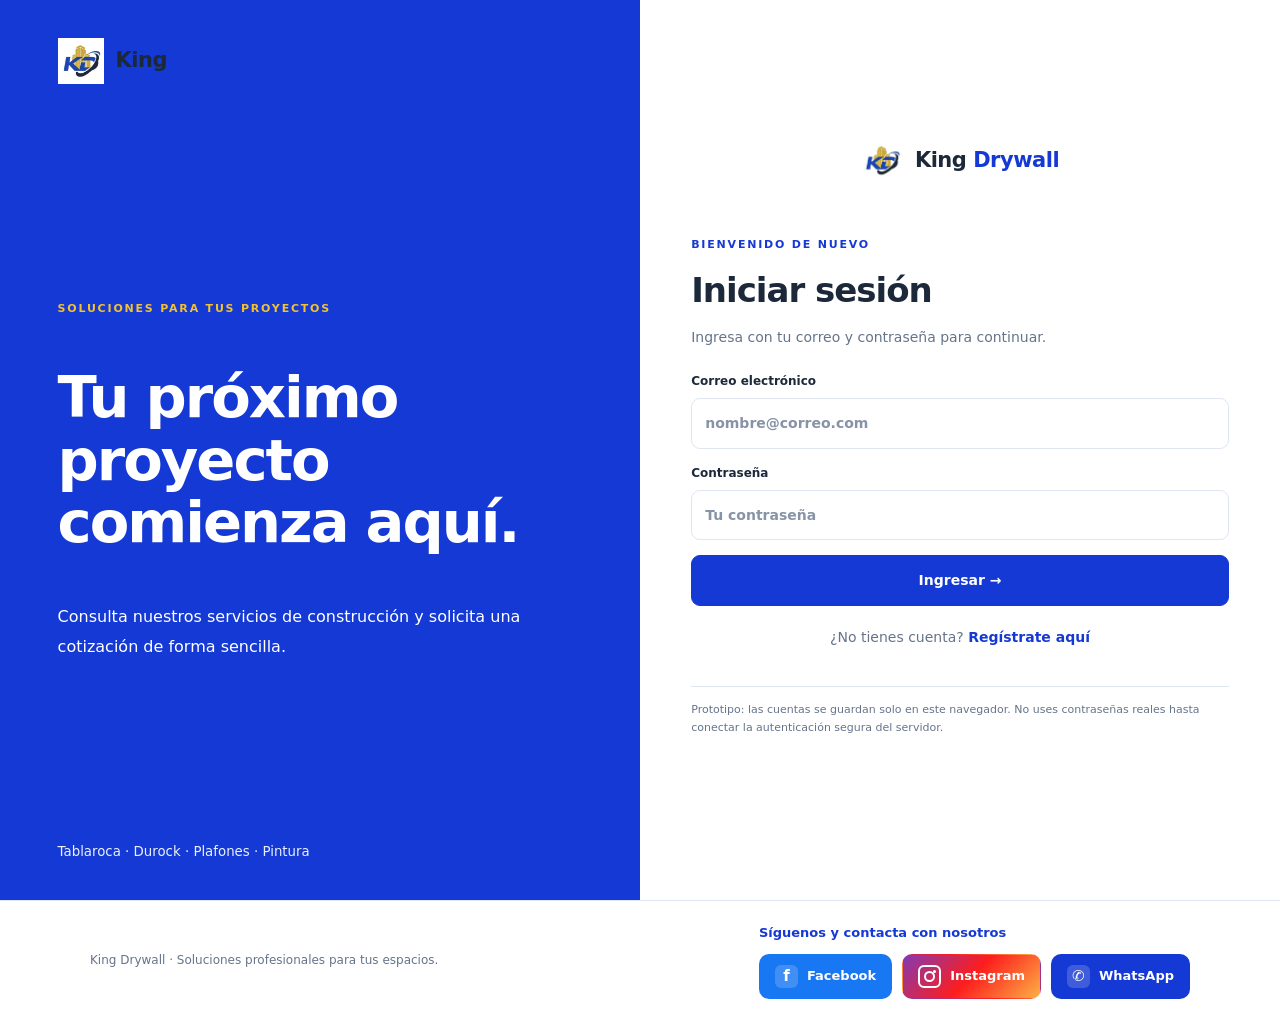
<file: pages/solicitudes.html>
<!doctype html>
<html lang="es">
<head>
    <meta charset="utf-8">
    <meta name="viewport" content="width=device-width, initial-scale=1">
    <meta name="theme-color" content="#1539D4">

    <title>King Drywall | Mis solicitudes</title>

    <meta
        name="description"
        content="Consulta el historial y el estado de tus solicitudes de cotización en King Drywall."
    >

    <link rel="manifest" href="../manifest.webmanifest">
    <link rel="stylesheet" href="../styles.css">

    <style>
        /* CONTENEDOR GENERAL */
        .requests-page {
            min-height: calc(100vh - 76px);
            padding: 48px 24px 65px;
            background: #F5F7FC;
        }

        .requests-container {
            width: min(1050px, 100%);
            margin: 0 auto;
        }

        /* ENCABEZADO */
        .requests-banner {
            display: flex;
            align-items: center;
            justify-content: space-between;
            gap: 25px;
            margin-bottom: 30px;
            padding: 38px 34px;
            border: 0;
            border-radius: 20px;
            background: #1539D4;
            background-image: none;
            color: #FFFFFF;
            box-shadow: 0 12px 30px rgba(21, 57, 212, 0.10);
        }

        .requests-banner .eyebrow {
            display: block;
            margin-bottom: 12px;
            color: #F2C230;
            font-size: 11px;
            font-weight: 900;
            letter-spacing: 2px;
        }

        .requests-banner h1 {
            margin: 0 0 12px;
            color: #FFFFFF;
            font-size: clamp(30px, 4vw, 42px);
            line-height: 1.15;
            letter-spacing: -1px;
        }

        .requests-banner p {
            max-width: 550px;
            margin: 0;
            color: #FFFFFF;
            font-size: 14px;
            line-height: 1.8;
        }

        .requests-banner .btn {
            flex-shrink: 0;
            padding: 14px 20px;
            border: 1px solid #FFFFFF;
            border-radius: 9px;
            background: #FFFFFF;
            color: #1539D4;
            font-weight: 900;
            text-decoration: none;
            white-space: nowrap;
        }

        .requests-banner .btn:hover {
            border-color: #F2C230;
            background: #F2C230;
            color: #1539D4;
        }

        /* ESTADÍSTICAS */
        .request-stats {
            display: grid;
            grid-template-columns: repeat(3, minmax(0, 1fr));
            gap: 18px;
            margin-bottom: 38px;
        }

        .request-stat {
            display: flex;
            align-items: center;
            gap: 15px;
            min-height: 105px;
            padding: 20px;
            border: 1px solid #DFE6F2;
            border-radius: 15px;
            background: #FFFFFF;
            box-shadow: 0 5px 18px rgba(21, 57, 212, 0.04);
        }

        .request-stat-icon {
            display: flex;
            align-items: center;
            justify-content: center;
            width: 48px;
            height: 48px;
            flex-shrink: 0;
            border-radius: 13px;
            background: #EAF0FF;
            color: #1539D4;
            font-size: 23px;
        }

        .request-stat strong {
            display: block;
            margin-bottom: 4px;
            color: #172D3D;
            font-size: 25px;
            line-height: 1.1;
        }

        .request-stat span:last-child {
            color: #667D8E;
            font-size: 12px;
        }

        /* HISTORIAL */
        .history-heading {
            margin-bottom: 22px;
        }

        .history-heading h2 {
            margin: 0 0 7px;
            color: #172D3D;
            font-size: 25px;
        }

        .history-heading p {
            margin: 0;
            color: #667D8E;
            font-size: 13px;
        }

        #requestsList {
            display: grid;
            gap: 15px;
        }

        .request {
            display: flex;
            align-items: flex-start;
            justify-content: space-between;
            gap: 22px;
            margin: 0;
            padding: 24px;
            border: 1px solid #DFE6F2;
            border-left: 5px solid #1539D4;
            border-radius: 14px;
            background: #FFFFFF;
            box-shadow: 0 5px 18px rgba(21, 57, 212, 0.04);
            transition: border-color 0.2s ease, box-shadow 0.2s ease;
        }

        .request:hover {
            border-color: #C9D4F7;
            border-left-color: #F2C230;
            box-shadow: 0 10px 24px rgba(21, 57, 212, 0.07);
        }

        .request b {
            color: #172D3D;
            font-size: 16px;
        }

        .request p {
            margin: 8px 0 0;
            color: #667D8E;
            font-size: 13px;
            line-height: 1.7;
        }

        .request .status {
            display: inline-flex;
            align-items: center;
            justify-content: center;
            height: max-content;
            padding: 8px 12px;
            border: 1px solid #F0D878;
            border-radius: 30px;
            background: #FFF6D9;
            color: #806000;
            font-size: 11px;
            font-weight: 900;
            text-align: center;
            white-space: nowrap;
        }

        /* ESTADO VACÍO */
        .empty {
            padding: 35px 24px;
            border: 1px dashed #B9C8F8;
            border-radius: 14px;
            background: #FFFFFF;
            color: #667D8E;
            text-align: center;
        }

        .empty h3 {
            margin: 0 0 8px;
            color: #172D3D;
        }

        .empty p {
            margin: 0 0 18px;
            font-size: 13px;
        }

        /* BLOQUE INFORMATIVO */
        .requests-tip {
            display: flex;
            align-items: flex-start;
            gap: 15px;
            margin-top: 28px;
            padding: 20px;
            border: 1px solid #DFE6F2;
            border-radius: 13px;
            background: #EAF0FF;
        }

        .requests-tip-icon {
            display: flex;
            align-items: center;
            justify-content: center;
            width: 38px;
            height: 38px;
            flex-shrink: 0;
            border-radius: 10px;
            background: #FFFFFF;
            color: #1539D4;
            font-size: 18px;
            font-weight: 900;
        }

        .requests-tip h3 {
            margin: 0 0 5px;
            color: #1539D4;
            font-size: 14px;
        }

        .requests-tip p {
            margin: 0;
            color: #526B84;
            font-size: 12px;
            line-height: 1.7;
        }

        /* PIE DE PÁGINA */
        .requests-footer {
            background: #FFFFFF;
            border-top: 1px solid #DFE6F2;
        }

        /* RESPONSIVE */
        @media (max-width: 760px) {
            .requests-banner {
                align-items: flex-start;
                flex-direction: column;
                padding: 28px 24px;
            }

            .request-stats {
                grid-template-columns: 1fr;
                gap: 12px;
            }

            .request-stat {
                min-height: 85px;
            }
        }

        @media (max-width: 520px) {
            .requests-page {
                padding: 28px 15px 45px;
            }

            .requests-banner {
                border-radius: 15px;
                padding: 25px 20px;
            }

            .requests-banner .btn {
                width: 100%;
            }

            .request {
                flex-direction: column;
                padding: 19px;
            }

            .request .status {
                white-space: normal;
            }

            .history-heading h2 {
                font-size: 22px;
            }
        }
    </style>
</head>

<body>
    <div id="app">

        <!-- NAVEGACIÓN -->
        <header>
            <a class="brand" href="inicio.html">
                <i>KD</i>
                King <b>Drywall</b>
            </a>

            <button
                class="hamb"
                id="hamb"
                type="button"
                aria-label="Abrir menú"
                aria-controls="nav"
                aria-expanded="false"
            >☰</button>

            <nav id="nav">
                <a href="inicio.html" data-page="inicio.html">Inicio</a>
                <a href="nosotros.html" data-page="nosotros.html">Nosotros</a>
                <a href="servicios.html" data-page="servicios.html">Servicios</a>
                <a href="cotizar.html" data-page="cotizar.html">Cotizar</a>
                <a href="solicitudes.html" data-page="solicitudes.html">Mis solicitudes</a>

                <span class="nav-user" id="userName"></span>

                <button id="logout" class="logout" type="button">
                    Cerrar sesión
                </button>
            </nav>
        </header>

        <main class="requests-page">
            <div class="requests-container">

                <!-- ENCABEZADO -->
                <section class="requests-banner">
                    <div>
                        <span class="eyebrow">ÁREA DE CLIENTE</span>

                        <h1>Mis solicitudes</h1>

                        <p>
                            Consulta las cotizaciones que has registrado,
                            revisa sus detalles y mantén organizada la
                            información de tus proyectos.
                        </p>
                    </div>

                    <a class="btn" href="cotizar.html">
                        + Nueva cotización
                    </a>
                </section>

                <!-- ESTADÍSTICAS -->
                <section
                    class="request-stats"
                    aria-label="Resumen de solicitudes"
                >
                    <article class="request-stat">
                        <div class="request-stat-icon" aria-hidden="true">▤</div>

                        <div>
                            <strong id="totalRequests">0</strong>
                            <span>Solicitudes registradas</span>
                        </div>
                    </article>

                    <article class="request-stat">
                        <div class="request-stat-icon" aria-hidden="true">◷</div>

                        <div>
                            <strong id="pendingRequests">0</strong>
                            <span>Pendientes de revisión</span>
                        </div>
                    </article>

                    <article class="request-stat">
                        <div class="request-stat-icon" aria-hidden="true">✓</div>

                        <div>
                            <strong id="otherRequests">0</strong>
                            <span>Con otro estado</span>
                        </div>
                    </article>
                </section>

                <!-- HISTORIAL -->
                <section class="history-section">
                    <div class="history-heading">
                        <h2>Historial de cotizaciones</h2>
                        <p>
                            Los detalles de tus proyectos aparecen a continuación.
                        </p>
                    </div>

                    <div id="requestsList" aria-live="polite">
                        <!-- app-page.js carga las solicitudes aquí -->
                    </div>
                </section>

                <!-- AYUDA -->
                <aside class="requests-tip">
                    <div class="requests-tip-icon" aria-hidden="true">i</div>

                    <div>
                        <h3>¿Necesitas cotizar otro proyecto?</h3>
                        <p>
                            Registra una nueva solicitud con el servicio,
                            la ubicación y los detalles de tu obra.
                        </p>
                    </div>
                </aside>

            </div>
        </main>

        <!-- PIE DE PÁGINA -->
        <footer class="requests-footer">
            <div class="social-footer-content">
                <p class="social-footer-copy">
                    King Drywall · Soluciones profesionales para tus espacios.
                </p>

                <div class="social-footer-right">
                    <p class="social-footer-title">
                        Síguenos y contacta con nosotros
                    </p>

                    <div class="social-links">
                        <a
                            class="social-button social-facebook"
                            href="https://www.facebook.com/profile.php?id=61584960767380"
                            target="_blank"
                            rel="noopener noreferrer"
                            aria-label="Facebook de King Drywall"
                        >
                            <span class="social-icon" aria-hidden="true">f</span>
                            Facebook
                        </a>

                        <a
                            class="social-button social-instagram"
                            href="https://www.instagram.com/king_drywall_/"
                            target="_blank"
                            rel="noopener noreferrer"
                            aria-label="Instagram de King Drywall"
                        >
                            <span class="social-icon" aria-hidden="true"></span>
                            Instagram
                        </a>

                        <a
                            class="social-button social-whatsapp"
                            href="https://wa.me/525518166701"
                            target="_blank"
                            rel="noopener noreferrer"
                            aria-label="Contactar por WhatsApp"
                        >
                            <span class="social-icon" aria-hidden="true">↗</span>
                            WhatsApp
                        </a>
                    </div>
                </div>
            </div>
        </footer>

    </div>

    <script src="../app-page.js"></script>
</body>
</html>
</file>
<file: styles.css>
/* =====================================================
   KING DRYWALL
   Identidad visual unificada
   Azul: #1539D4
   Amarillo: #F2C230
===================================================== */

/* 1. PALETA Y CONFIGURACIÓN */

:root {
    --azul: #1539D4;
    --azul-oscuro: #102EAE;
    --azul-medio: #1539D4;
    --azul-claro: #EAF0FF;

    --amarillo: #F2C230;
    --amarillo-claro: #FFF6D9;
    --amarillo-oscuro: #987000;

    --blanco: #FFFFFF;
    --fondo: #F5F7FC;
    --texto: #1C293B;
    --texto-secundario: #65748B;
    --borde: #DFE6F2;

    --sombra: 0 12px 30px rgba(21, 57, 212, 0.09);
    --radio: 14px;
}

* {
    box-sizing: border-box;
}

html {
    scroll-behavior: smooth;
    scroll-padding-top: 85px;
}

body {
    margin: 0;
    font-family: Inter, system-ui, "Segoe UI", sans-serif;
    color: var(--texto);
    background: var(--fondo);
    line-height: 1.6;
}

a {
    color: inherit;
    text-decoration: none;
}

button,
input,
select,
textarea {
    font: inherit;
}

[hidden] {
    display: none !important;
}

/* 2. IDENTIDAD Y LOGOTIPO */

.brand {
    display: flex;
    align-items: center;
    gap: 10px;
    font-size: 19px;
    font-weight: 500;
    white-space: nowrap;
}

.brand b {
    color: var(--azul);
    font-weight: 900;
}

.brand i {
    display: grid;
    place-items: center;
    flex-shrink: 0;
    width: 42px;
    height: 42px;
    overflow: hidden;
    padding: 2px;
    border-radius: 10px;
    background: var(--blanco);
    color: var(--azul);
    font-size: 12px;
    font-style: normal;
    font-weight: 900;
}

.brand i img {
    display: block;
    width: 100%;
    height: 100%;
    object-fit: contain;
}

/* 3. INICIO DE SESIÓN Y REGISTRO */

.auth {
    min-height: 100vh;
    display: grid;
    grid-template-columns: 1fr 1fr;
    background: var(--blanco);
}

.auth aside {
    min-height: 100vh;
    display: flex;
    flex-direction: column;
    justify-content: space-between;
    padding: 38px 9%;
    background: var(--azul);
    color: var(--blanco);
}

.auth aside .brand {
    color: var(--blanco);
}

.auth aside .brand b {
    color: var(--amarillo);
}

.auth aside .brand i {
    background: var(--blanco);
    color: var(--azul);
}

.pitch {
    max-width: 520px;
}

.pitch small,
.authbox > div > small,
.hero small,
.section > small,
.quote small,
.section-label,
.eyebrow,
.kicker {
    color: var(--azul);
    font-size: 11px;
    letter-spacing: 1.8px;
    font-weight: 900;
}

.pitch small {
    color: var(--amarillo);
}

.pitch h1 {
    font-size: clamp(38px, 4.5vw, 62px);
    line-height: 1.08;
    letter-spacing: -2px;
}

.pitch p {
    color: #FFFFFF;
    line-height: 1.9;
}

.auth aside > small {
    color: #EAF0FF;
}

.authbox {
    width: 100%;
    max-width: 650px;
    display: flex;
    flex-direction: column;
    justify-content: center;
    margin: auto;
    padding: 40px max(8%, 24px);
    background: var(--blanco);
}

.mobile {
    display: none;
    margin-bottom: 32px;
}

.authbox h2 {
    margin: 8px 0;
    font-size: 34px;
    letter-spacing: -1px;
}

.authbox p {
    margin: 0 0 24px;
    color: var(--texto-secundario);
    font-size: 14px;
}

/* 4. FORMULARIOS */

.authbox form label,
form label {
    display: flex;
    flex-direction: column;
    gap: 7px;
    margin-bottom: 15px;
    color: var(--texto);
    font-size: 12px;
    font-weight: 750;
}

.authbox input,
form input,
form select,
form textarea {
    width: 100%;
    min-width: 0;
    padding: 13px;
    border: 1px solid var(--borde);
    border-radius: 9px;
    background: var(--blanco);
    color: var(--texto);
    font-size: 14px;
    transition: border-color 0.2s ease, box-shadow 0.2s ease;
}

.authbox input:focus,
form input:focus,
form select:focus,
form textarea:focus {
    outline: none;
    border-color: var(--azul);
    box-shadow: 0 0 0 4px rgba(21, 57, 212, 0.12);
}

input::placeholder,
textarea::placeholder {
    color: #8793A6;
}

/* 5. BOTONES GENERALES */

button,
.btn {
    display: inline-flex;
    justify-content: center;
    align-items: center;
    gap: 8px;
    padding: 13px 19px;
    border: 1px solid var(--azul);
    border-radius: 9px;
    background: var(--azul);
    color: var(--blanco);
    font-size: 14px;
    font-weight: 800;
    cursor: pointer;
    transition:
        background 0.2s ease,
        color 0.2s ease,
        border-color 0.2s ease,
        transform 0.2s ease,
        box-shadow 0.2s ease;
}

button:hover,
.btn:hover {
    background: var(--azul-oscuro);
    border-color: var(--azul-oscuro);
    color: var(--blanco);
    box-shadow: 0 7px 18px rgba(21, 57, 212, 0.18);
    transform: translateY(-2px);
}

.authbox form button,
form#quoteForm > button {
    width: 100%;
}

.switch {
    margin: 20px 0 !important;
    text-align: center;
}

.switch a {
    color: var(--azul);
    font-weight: 900;
}

.switch a:hover {
    color: var(--amarillo-oscuro);
    text-decoration: underline;
}

.notice {
    margin-top: 18px !important;
    padding-top: 14px;
    border-top: 1px solid var(--borde);
    color: var(--texto-secundario) !important;
    font-size: 11px !important;
}

.msg {
    display: none;
    margin-top: 12px;
    padding: 11px;
    border-radius: 8px;
    font-size: 13px;
}

.msg.error {
    display: block;
    background: #FFF0F0;
    color: #9B3030;
}

.msg.success {
    display: block;
    background: #E8F7EF;
    color: #176B4B;
}

/* 6. ENCABEZADO Y NAVEGACIÓN */

header {
    min-height: 76px;
    position: sticky;
    top: 0;
    z-index: 10;
    display: flex;
    align-items: center;
    justify-content: space-between;
    gap: 18px;
    padding: 12px 6%;
    background: var(--blanco);
    border-bottom: 1px solid var(--borde);
    box-shadow: 0 4px 18px rgba(21, 57, 212, 0.04);
    backdrop-filter: blur(12px);
}

nav {
    display: flex;
    align-items: center;
    gap: 22px;
    font-size: 13px;
}

nav a {
    position: relative;
    padding: 7px 0;
    color: var(--texto-secundario);
    transition: color 0.2s ease;
}

nav a:hover,
nav a.active {
    color: var(--azul);
}

nav a.active {
    font-weight: 900;
}

nav a.active::after {
    content: "";
    position: absolute;
    bottom: -4px;
    left: 0;
    width: 100%;
    height: 3px;
    border-radius: 5px;
    background: var(--amarillo);
}

.nav-user {
    color: var(--texto-secundario);
    font-size: 12px;
}

.logout {
    padding: 9px 12px;
    background: var(--blanco);
    color: var(--azul);
    border-color: var(--azul);
}

.logout:hover {
    background: var(--azul);
    color: var(--blanco);
    box-shadow: none;
}

.hamb {
    display: none;
}

/* 7. PORTADA PRINCIPAL */

.hero {
    display: grid;
    grid-template-columns: 1fr 0.85fr;
    align-items: center;
    gap: 7%;
    padding: 76px 8%;
    background: var(--blanco);
}

.hero h1 {
    margin: 18px 0;
    font-size: clamp(38px, 4.5vw, 62px);
    line-height: 1.08;
    letter-spacing: -2px;
}

.hero h1 span,
.quote h2 span {
    color: var(--azul);
}

.hero p,
.quote > div > p {
    color: var(--texto-secundario);
    line-height: 1.9;
}

.btn {
    margin-top: 12px;
}

.secondary {
    background: var(--amarillo);
    color: var(--azul);
    border-color: var(--amarillo);
}

.secondary:hover {
    background: #E4B526;
    border-color: #E4B526;
    color: var(--azul);
}

/* 8. ILUSTRACIÓN DE PORTADA */

.drawing {
    height: 330px;
    position: relative;
    overflow: hidden;
    border: 1px solid var(--borde);
    border-radius: 20px;
    background-color: var(--azul);
    background-image:
        linear-gradient(rgba(255, 255, 255, 0.08) 1px, transparent 1px),
        linear-gradient(90deg, rgba(255, 255, 255, 0.08) 1px, transparent 1px);
    background-size: 25px 25px;
    box-shadow: var(--sombra);
}

.outline {
    position: absolute;
    top: 20%;
    left: 15%;
    width: 55%;
    height: 50%;
    border: 2px solid var(--azul-claro);
    transform: skewY(-8deg);
}

.outline.second {
    top: 32%;
    left: 35%;
    border-color: var(--amarillo);
}

.drawing strong {
    position: absolute;
    bottom: 25px;
    left: 24px;
    color: var(--blanco);
    font-size: 25px;
    line-height: 1.25;
}

.drawing strong::first-line {
    color: var(--amarillo);
}

/* 9. SECCIONES GENERALES */

.section {
    padding: 75px 8%;
}

.section > small {
    display: inline-block;
    margin-bottom: 8px;
}

.section h2 {
    margin: 8px 0;
    font-size: clamp(30px, 3.5vw, 44px);
    line-height: 1.2;
    letter-spacing: -1px;
}

.sub {
    color: var(--texto-secundario);
}

/* 10. CATÁLOGO DE SERVICIOS */

.grid {
    display: grid;
    grid-template-columns: repeat(3, minmax(0, 1fr));
    gap: 20px;
    margin-top: 30px;
}

.card {
    overflow: hidden;
    border: 1px solid var(--borde);
    border-radius: var(--radio);
    background: var(--blanco);
    box-shadow: 0 5px 18px rgba(21, 57, 212, 0.04);
    transition:
        transform 0.25s ease,
        box-shadow 0.25s ease,
        border-color 0.25s ease;
}

.card:hover {
    transform: translateY(-5px);
    border-color: var(--amarillo);
    box-shadow: var(--sombra);
}

.art {
    height: 140px;
    display: grid;
    place-items: center;
    background: var(--azul-claro);
    color: var(--azul);
    font-size: 40px;
}

.cardbody {
    padding: 20px;
}

.card h3 {
    margin: 0 0 7px;
    color: var(--texto);
    font-size: 18px;
}

.card p {
    min-height: 78px;
    color: var(--texto-secundario);
    font-size: 13px;
}

.service-link,
.card button {
    display: inline-flex;
    padding: 9px 0;
    background: transparent;
    color: var(--azul);
    border-color: transparent;
    font-size: 13px;
    font-weight: 900;
}

.service-link:hover,
.card button:hover {
    background: transparent;
    color: var(--azul-oscuro);
    box-shadow: none;
    transform: none;
}

/* 11. COTIZACIÓN */

.quote {
    display: grid;
    grid-template-columns: 0.7fr 1.3fr;
    align-items: start;
    gap: 7%;
    background: var(--fondo);
}

.quote h2 {
    font-size: clamp(38px, 4vw, 52px);
    line-height: 1.1;
}

.quote form {
    padding: 28px;
    border: 1px solid var(--borde);
    border-radius: 16px;
    background: var(--blanco);
    box-shadow: var(--sombra);
}

.quote form h3 {
    margin-top: 0;
    color: var(--azul);
}

.two {
    display: grid;
    grid-template-columns: 1fr 1fr;
    gap: 14px;
}

.quote textarea {
    resize: vertical;
}

.quote-note {
    display: flex;
    gap: 12px;
    margin-top: 24px;
    padding: 16px;
    border: 1px solid var(--borde);
    border-left: 4px solid var(--amarillo);
    border-radius: 12px;
    background: var(--azul-claro);
    font-size: 13px;
}

.quote-note > b {
    color: var(--azul);
    font-size: 23px;
}

/* 12. MIS SOLICITUDES */

.request {
    display: flex;
    justify-content: space-between;
    gap: 16px;
    margin: 14px 0;
    padding: 22px;
    border: 1px solid var(--borde);
    border-left: 5px solid var(--azul);
    border-radius: 12px;
    background: var(--blanco);
    box-shadow: 0 5px 20px rgba(21, 57, 212, 0.05);
    transition: border-color 0.2s ease, box-shadow 0.2s ease;
}

.request:hover {
    border-left-color: var(--amarillo);
    box-shadow: var(--sombra);
}

.request b {
    color: var(--azul);
}

.request p {
    color: var(--texto-secundario);
    font-size: 13px;
}

.status {
    height: max-content;
    padding: 6px 11px;
    border: 1px solid #F0D878;
    border-radius: 99px;
    background: var(--amarillo-claro);
    color: var(--amarillo-oscuro);
    font-size: 11px;
    font-weight: 800;
    white-space: nowrap;
}

.empty {
    padding: 28px;
    border: 1px dashed var(--azul);
    border-radius: 12px;
    background: var(--azul-claro);
    color: var(--texto-secundario);
}

/* 13. LLAMADAS A LA ACCIÓN */

.cta,
.cta-conoce,
.about-cta,
.call-to-action {
    display: flex;
    align-items: center;
    justify-content: space-between;
    gap: 20px;
    padding: 45px 8%;
    background: var(--azul);
    color: var(--blanco);
}

.cta h2,
.cta-conoce h2,
.about-cta h2,
.call-to-action h2 {
    max-width: 650px;
    color: var(--blanco);
    font-size: clamp(23px, 3vw, 36px);
    line-height: 1.25;
}

.cta p,
.cta-conoce p,
.about-cta p,
.call-to-action p {
    color: var(--blanco);
}

.cta .btn.secondary,
.cta-conoce .btn.secondary,
.about-cta .btn.secondary,
.call-to-action .btn.secondary {
    flex-shrink: 0;
    border-color: var(--amarillo);
    background: var(--amarillo);
    color: var(--azul);
}

.cta .btn.secondary:hover,
.cta-conoce .btn.secondary:hover,
.about-cta .btn.secondary:hover,
.call-to-action .btn.secondary:hover {
    background: #E4B526;
    border-color: #E4B526;
    color: var(--azul);
}

/* 14. BANNERS Y BLOQUES DE SOLICITUDES */

.requests-hero,
.requests-banner,
.request-hero,
.page-banner {
    background: var(--azul);
    background-image: none;
    color: var(--blanco);
}

.requests-hero h1,
.requests-hero h2,
.requests-hero h3,
.requests-banner h1,
.requests-banner h2,
.requests-banner h3,
.request-hero h1,
.request-hero h2,
.request-hero h3,
.page-banner h1,
.page-banner h2,
.page-banner h3 {
    color: var(--blanco);
}

.requests-hero p,
.requests-banner p,
.request-hero p,
.page-banner p {
    color: var(--blanco);
}

.requests-hero small,
.requests-banner small,
.request-hero small,
.page-banner small {
    color: var(--amarillo);
}

/* Tarjetas estadísticas e iconos */

.feature-icon,
.step-number,
.stat-icon,
.info-icon,
.benefit-icon {
    color: var(--azul);
    background: var(--azul-claro);
    border-color: var(--borde);
}

/* 15. PIE DE PÁGINA */

footer {
    padding: 28px 6%;
    background: var(--blanco);
    color: var(--texto-secundario);
    font-size: 12px;
    border-top: 1px solid var(--borde);
}

.social-footer-content {
    display: flex;
    align-items: center;
    justify-content: space-between;
    flex-wrap: wrap;
    gap: 22px;
}

.social-footer-copy {
    margin: 0;
}

.social-footer-right {
    display: flex;
    flex-direction: column;
    gap: 10px;
}

.social-footer-title {
    margin: 0;
    color: var(--azul);
    font-size: 13px;
    font-weight: 900;
}

.social-links {
    display: flex;
    flex-wrap: wrap;
    align-items: center;
    gap: 10px;
}

.social-button {
    display: inline-flex;
    align-items: center;
    justify-content: center;
    gap: 9px;
    min-height: 43px;
    padding: 10px 15px;
    border: 1px solid transparent;
    border-radius: 10px;
    color: var(--blanco);
    font-size: 13px;
    font-weight: 800;
    text-decoration: none;
    transition:
        transform 0.2s ease,
        box-shadow 0.2s ease,
        filter 0.2s ease;
}

.social-button:hover {
    color: var(--blanco);
    transform: translateY(-3px);
    box-shadow: 0 8px 18px rgba(23, 24, 60, 0.18);
    filter: brightness(1.05);
}

.social-button:focus-visible {
    outline: 3px solid var(--amarillo);
    outline-offset: 3px;
}

.social-icon {
    display: inline-grid;
    place-items: center;
    width: 23px;
    height: 23px;
    flex-shrink: 0;
    border-radius: 6px;
    color: var(--blanco);
    font-size: 15px;
    font-weight: 900;
    line-height: 1;
}

/* Facebook conserva su color de marca */

.social-facebook {
    background: #1877F2;
}

.social-facebook .social-icon {
    background: rgba(255, 255, 255, 0.18);
}

/* Instagram conserva su degradado de marca */

.social-instagram {
    background: linear-gradient(
        135deg,
        #833AB4,
        #FD1D1D,
        #FCB045
    );
}

.social-instagram .social-icon {
    position: relative;
    border: 2px solid var(--blanco);
    border-radius: 6px;
    font-size: 0;
}

.social-instagram .social-icon::before {
    content: "";
    width: 7px;
    height: 7px;
    border: 2px solid var(--blanco);
    border-radius: 50%;
}

.social-instagram .social-icon::after {
    content: "";
    position: absolute;
    top: 3px;
    right: 3px;
    width: 3px;
    height: 3px;
    border-radius: 50%;
    background: var(--blanco);
}

/* WhatsApp utiliza el azul de la aplicación */

.social-whatsapp {
    background: var(--azul);
}

.social-whatsapp .social-icon {
    background: rgba(255, 255, 255, 0.18);
}

/* Pie de página de acceso y registro */

.social-footer-auth {
    width: 100%;
    padding: 22px 24px 28px;
    border-top: 1px solid var(--borde);
    background: var(--blanco);
}

.social-footer-auth .social-footer-content {
    max-width: 1100px;
    margin: 0 auto;
}

/* 16. TABLETAS */

@media (max-width: 800px) {
    .auth {
        grid-template-columns: 0.8fr 1fr;
    }

    .auth aside {
        padding: 30px 7%;
    }

    .hero {
        grid-template-columns: 1fr;
    }

    .drawing {
        max-width: 560px;
        width: 100%;
    }

    .quote {
        grid-template-columns: 1fr;
    }

    .grid {
        grid-template-columns: repeat(2, minmax(0, 1fr));
    }

    nav {
        gap: 12px;
    }

    .social-footer-content {
        align-items: flex-start;
    }
}

/* 17. MÓVILES */

@media (max-width: 600px) {
    .auth {
        grid-template-columns: 1fr;
    }

    .auth aside {
        display: none;
    }

    .authbox {
        min-height: 100vh;
        padding: 30px 24px;
    }

    .mobile {
        display: flex;
    }

    header {
        min-height: 62px;
        padding: 10px 17px;
    }

    .brand {
        font-size: 17px;
    }

    .brand i {
        width: 38px;
        height: 38px;
    }

    .hamb {
        display: block;
        padding: 6px 10px;
        background: var(--blanco);
        color: var(--azul);
        border-color: transparent;
        font-size: 24px;
    }

    .hamb:hover {
        background: var(--azul-claro);
        color: var(--azul);
        box-shadow: none;
        transform: none;
    }

    nav {
        display: none;
        position: absolute;
        top: 62px;
        right: 0;
        left: 0;
        flex-direction: column;
        align-items: stretch;
        gap: 0;
        padding: 15px 20px;
        background: var(--blanco);
        border-bottom: 1px solid var(--borde);
        box-shadow: 0 12px 20px rgba(21, 57, 212, 0.08);
    }

    nav.open {
        display: flex;
    }

    nav a {
        padding: 12px 10px;
    }

    nav a.active::after {
        display: none;
    }

    nav button {
        padding: 10px;
        text-align: left;
    }

    .nav-user {
        padding: 10px;
    }

    .hero {
        padding: 45px 22px;
    }

    .hero h1 {
        letter-spacing: -1.4px;
    }

    .drawing {
        height: 280px;
    }

    .section {
        padding: 52px 20px;
    }

    .grid {
        grid-template-columns: 1fr;
    }

    .two {
        grid-template-columns: 1fr;
        gap: 0;
    }

    .quote form {
        padding: 19px 15px;
    }

    .cta,
    .cta-conoce,
    .about-cta,
    .call-to-action {
        flex-direction: column;
        align-items: flex-start;
        padding: 30px 22px;
    }

    .cta .btn,
    .cta-conoce .btn,
    .about-cta .btn,
    .call-to-action .btn {
        width: 100%;
    }

    .request {
        flex-direction: column;
    }

    .social-footer-content {
        align-items: flex-start;
        flex-direction: column;
    }

    .social-footer-right {
        width: 100%;
    }

    .social-links {
        width: 100%;
    }

    .social-button {
        flex: 1 1 130px;
    }

    .social-footer-auth {
        padding: 22px 18px;
    }
}

/* 18. ACCESIBILIDAD */

@media (prefers-reduced-motion: reduce) {
    *,
    *::before,
    *::after {
        scroll-behavior: auto !important;
        transition-duration: 0.01ms !important;
        animation-duration: 0.01ms !important;
    }
}

.brand {
    display: flex;
    align-items: center;
    gap: 12px;
    margin-bottom: 48px;
}

.brand-logo {
    display: block;
    width: 46px;
    height: 46px;
    object-fit: contain;
    flex-shrink: 0;
}

.brand-name {
    color: #1C293B;
    font-size: 21px;
    font-weight: 600;
    letter-spacing: -0.5px;
}

.brand-name strong {
    color: #1539D4;
    font-weight: 800;
}

/* ========================================
   ACCIONES DE ENVÍO DE COTIZACIÓN
======================================== */

#quoteActions {
    margin-top: 22px;
    padding: 22px;
    border: 1px solid #DFE6F2;
    border-radius: 16px;
    background: #FFFFFF;
}

#quoteActions[hidden] {
    display: none !important;
}

#quoteActions h3 {
    margin-top: 0;
    color: #1539D4;
}

#quoteActions p {
    color: #65748B;
    line-height: 1.6;
}

.quote-contact-actions {
    display: flex;
    flex-wrap: wrap;
    gap: 12px;
    margin: 16px 0;
}

.quote-contact-actions a {
    display: inline-flex;
    align-items: center;
    justify-content: center;
    min-height: 46px;
    padding: 12px 18px;
    border-radius: 10px;
    background: #1539D4;
    color: #FFFFFF;
    font-weight: 700;
    text-decoration: none;
    text-align: center;
}

.quote-contact-actions a:hover {
    background: #102EAE;
}

#sendWhatsApp {
    background: #F2C230;
    color: #1C293B;
}

#sendWhatsApp:hover {
    background: #E2B21E;
}

@media (max-width: 520px) {
    .quote-contact-actions {
        flex-direction: column;
    }

    .quote-contact-actions a {
        width: 100%;
    }
}
</file>
